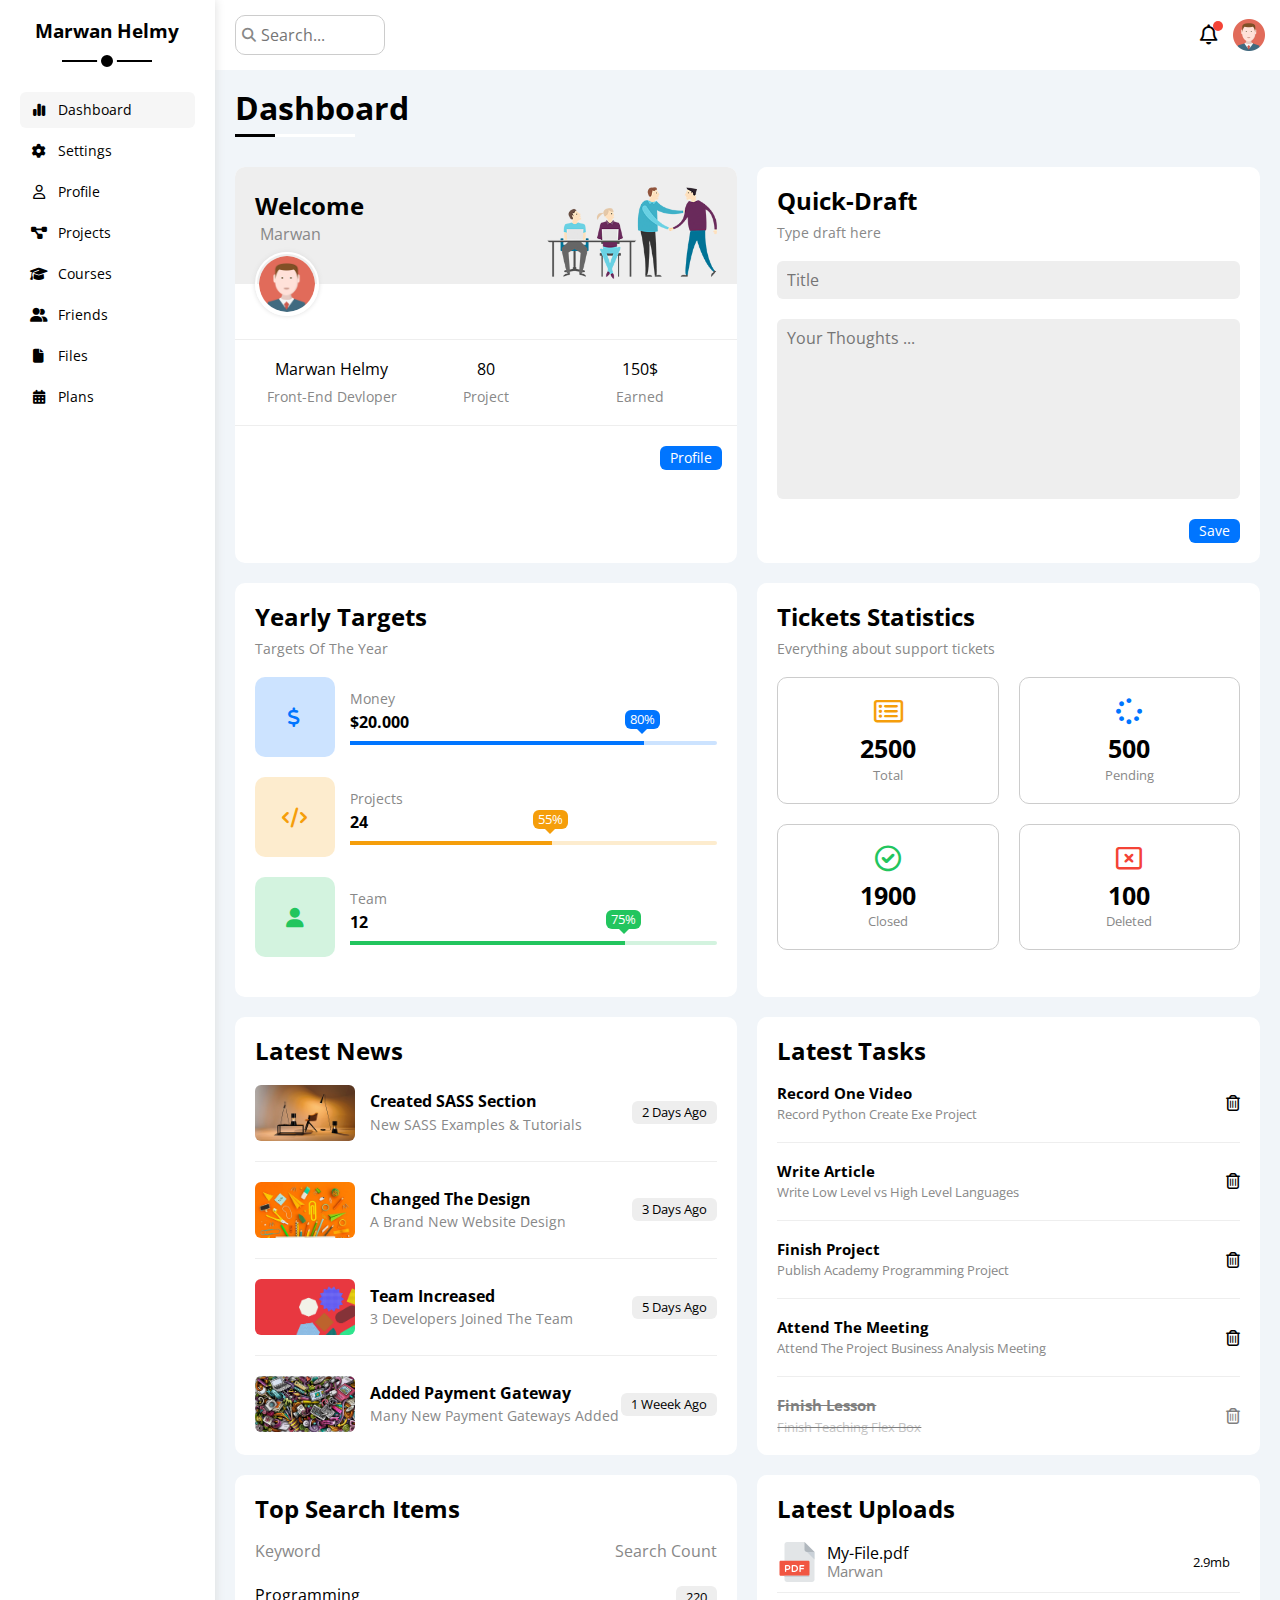
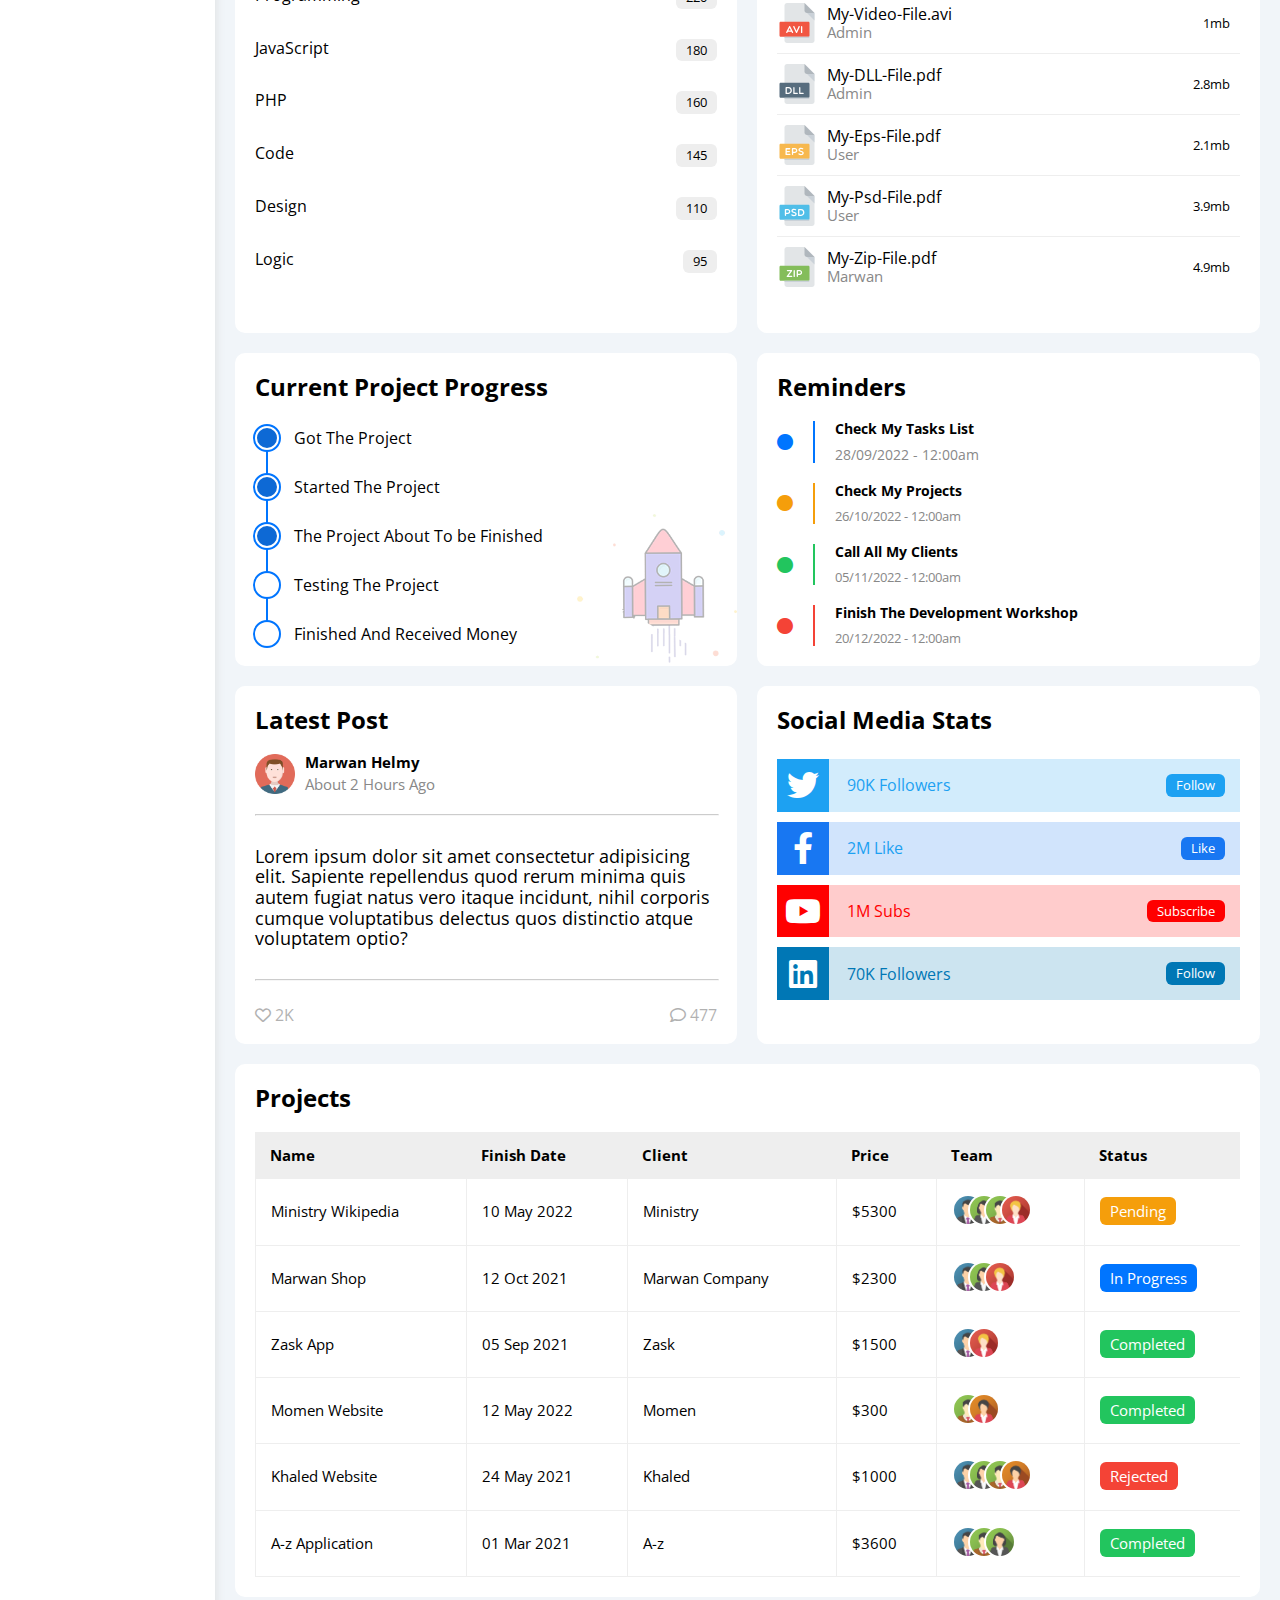
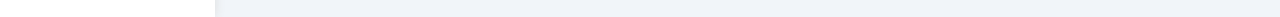
<file: index.html>
<!DOCTYPE html>
<html lang="en">

<head>
    <meta charset="UTF-8">
    <meta http-equiv="X-UA-Compatible" content="IE=edge">
    <meta name="viewport" content="width=device-width, initial-scale=1.0">
    <link rel="stylesheet" href="./Css/master.css">
    <link rel="stylesheet" href="./Css/framework.css">
    <link rel="stylesheet" href="./Css/normalize.css">
    <link rel="stylesheet" href="./fontawesome-free-6.3.0-web/fontawesome-free-6.3.0-web/css/all.min.css">
    <link rel="preconnect" href="https://fonts.googleapis.com">
    <link rel="preconnect" href="https://fonts.gstatic.com" crossorigin>
    <link
        href="https://fonts.googleapis.com/css2?family=Open+Sans:ital,wght@0,300;0,400;0,500;0,600;0,700;0,800;1,300;1,400;1,500;1,600;1,700;1,800&display=swap"
        rel="stylesheet">
    <title>Dashboard</title>
</head>

<body>
    <!-- Start Sidebar -->
    <div class="page d-flex">
        <div class="sidebar bg-white p-20 p-relative">
            <h3 class="txt-c p-relative mt-0">Marwan Helmy</h3>
            <ul>
                <li>
                    <a class="active d-flex p-10 align-center c-black rad-6 fs-14" href="index.html">
                        <i class="fa-solid fa-chart-simple fa-fw"></i>
                        <span>Dashboard</span>
                    </a>
                </li>
                <li>
                    <a class="d-flex p-10 align-center c-black rad-6 fs-14" href="settings.html">
                        <i class="fa-solid fa-gear fa-fw"></i>
                        <span>Settings</span>
                    </a>
                </li>
                <li>
                    <a class="d-flex p-10 align-center c-black rad-6 fs-14" href="profile.html">
                        <i class="fa-regular fa-user fa-fw"></i>
                        <span>Profile</span>
                    </a>
                </li>
                <li>
                    <a class="d-flex p-10 align-center c-black rad-6 fs-14" href="projects.html">
                        <i class="fa-solid fa-diagram-project fa-fw"></i>
                        <span>Projects</span>
                    </a>
                </li>
                <li>
                    <a class=" d-flex p-10 align-center c-black rad-6 fs-14" href="courses.html">
                        <i class="fa-solid fa-graduation-cap fa-fw"></i>
                        <span>Courses</span>
                    </a>
                </li>
                <li>
                    <a class=" d-flex p-10 align-center c-black rad-6 fs-14" href="friends.html">
                        <i class="fa-solid fa-user-group fa-fw"></i>
                        <span>Friends</span>
                    </a>
                </li>
                <li>
                    <a class=" d-flex p-10 align-center c-black rad-6 fs-14" href="files.html">
                        <i class="fa-solid fa-file fa-fw"></i>
                        <span>Files</span>
                    </a>
                </li>
                <li>
                    <a class=" d-flex p-10 align-center c-black rad-6 fs-14" href="plans.html">
                        <i class="fa-solid fa-calendar-days fa-fw"></i>
                        <span>Plans</span>
                    </a>
                </li>
            </ul>
        </div>
        <!-- End Sidebar -->
        <!-- Start Head -->
        <div class="content w-full">
            <div class="head bg-white p-15 between-flex">
                <div class="search p-relative"><input class="p-10 rad-10 border-1px ml-5" type="search"
                        placeholder="Search..."></div>
                <div class="icons d-flex align-center">
                    <span class="notification p-relative">
                        <i class="fa-regular fa-bell fa-lg"></i>
                    </span>
                    <img src="./Images/avatar.png" alt="">
                </div>
            </div>
            <!-- End Head -->
            <h1 class="p-relative">Dashboard</h1>
            <div class="wrapper d-grid gap-20">
                <div class="welcome bg-white rad-10 txt-c-mobile d-block-mobile">
                    <div class="intro p-20 between-flex bg">
                        <div>
                            <h2 class="m-0">Welcome</h2>
                            <p class="c-grey mt-5 ml-5">Marwan</p>
                        </div>
                        <img src="./Images/welcome.png" alt="">
                    </div>
                    <img src="./Images/avatar.png" alt="avatar" class="avatar2">
                    <div class="body txt-c d-flex p-20 mt-20 mb-20 d-block-mobile">
                        <div>Marwan Helmy<span class="d-block c-grey fs-14 mt-10 ">Front-End Devloper </span>
                        </div>
                        <div>80 <span class="d-block c-grey fs-14 mt-10 ">Project </span>
                        </div>
                        <div>150$ <span class="d-block c-grey fs-14 mt-10 ">Earned </span></div>
                    </div>
                    <a href="porfile.html" class="visit d-block fs-14 rad-6 bg-blue c-white w-fit btn-shape">Profile</a>
                </div>
                <div class="quick-draft p-20 bg-white rad-10">
                    <h2 class=" mt-0 mb-10">Quick-Draft</h2>
                    <p class="mt-0 mb-20 c-grey fs-14">Type draft here</p>
                    <form action="">
                        <input type=" text" placeholder="Title" class="d-block mb-20 w-full p-10 border-none bg rad-6">
                        <textarea name="" id="" cols="20" rows="5" placeholder="Your Thoughts ..."
                            class="d-block mb-20 w-full p-10 border-none bg rad-6"></textarea>
                        <input type="submit" value="Save"
                            class="save d-block fs-14 bg-blue c-white border-none w-fit btn-shape">
                    </form>
                </div>
                <div class="targets p-20 bg-white rad-10">
                    <h2 class="mt-0 mb-10">Yearly Targets</h2>
                    <p class="mt-0 mb-20 c-grey fs-14">Targets Of The Year</p>
                    <div class="target-row mb-20 blue flex-center">
                        <div class="icon flex-center">
                            <i class="fa-solid fa-dollar-sign fa-lg c-blue"></i>
                        </div>
                        <div class="details">
                            <span class="fs-14 c-grey">Money</span>
                            <span class="d-block mt-5 mb-10 fw-bold">$20.000</span>
                            <div class="progress p-relative">
                                <span class="bg-blue blue" style="width: 80%">
                                    <span class="bg-blue">80%</span>
                                </span>
                            </div>
                        </div>
                    </div>
                    <div class="target-row mb-20 flex-center orange">
                        <div class="icon flex-center">
                            <i class="fa-solid fa-code fa-lg c-orange"></i>
                        </div>
                        <div class="details">
                            <span class="fs-14 c-grey">Projects</span>
                            <span class="d-block mt-5 mb-10 fw-bold">24</span>
                            <div class="progress p-relative">
                                <span class="bg-orange orange" style="width: 55%">
                                    <span class="bg-orange">55%</span>
                                </span>
                            </div>
                        </div>
                    </div>
                    <div class="target-row mb-20 flex-center green">
                        <div class="icon flex-center">
                            <i class="fa-solid fa-user fa-lg c-green"></i>
                        </div>
                        <div class="details">
                            <span class="fs-14 c-grey">Team</span>
                            <span class="d-block mt-5 mb-10 fw-bold">12</span>
                            <div class="progress p-relative">
                                <span class="bg-green green" style="width: 75%">
                                    <span class="bg-green">75%</span>
                                </span>
                            </div>
                        </div>
                    </div>
                </div>
                <div class="tickets p-20 bg-white rad-10">
                    <h2 class="mt-0 mb-10">Tickets Statistics</h2>
                    <p class="mt-0 mb-20 c-grey fs-14">Everything about support tickets</p>
                    <div class="d-flex txt-c gap-20 f-wrap">
                        <div class="box p-20 rad-10 fs-13 c-grey">
                            <i class="fa-regular fa-rectangle-list fa-2x mb-10 c-orange"></i>
                            <span class="d-block c-black fw-bold fs-25 mb-5">2500</span>
                            Total
                        </div>
                        <div class="box p-20 rad-10 fs-13 c-grey">
                            <i class="fa-solid fa-spinner fa-2x mb-10 c-blue"></i>
                            <span class="d-block c-black fw-bold fs-25 mb-5">500</span>
                            Pending
                        </div>
                        <div class="box p-20 rad-10 fs-13 c-grey">
                            <i class="fa-regular fa-circle-check fa-2x mb-10 c-green"></i>
                            <span class="d-block c-black fw-bold fs-25 mb-5">1900</span>
                            Closed
                        </div>
                        <div class="box p-20 rad-10 fs-13 c-grey">
                            <i class="fa-regular fa-rectangle-xmark fa-2x mb-10 c-red"></i>
                            <span class="d-block c-black fw-bold fs-25 mb-5">100</span>
                            Deleted
                        </div>
                    </div>
                </div>
                <div class="latest-news p-20 bg-white rad-10 txt-c-mobile">
                    <h2 class="mt-0 mb-20">Latest News</h2>
                    <div class="news-row d-flex align-center">
                        <img src="./Images/news-01.png" alt="">
                        <div class="info">
                            <h3>Created SASS Section</h3>
                            <p class="m-0 fs-14 c-grey">New SASS Examples & Tutorials</p>
                        </div>
                        <span class="btn-shape d-block bg fs-13 label">2 Days Ago</span>
                    </div>
                    <div class="news-row d-flex align-center">
                        <img src="./Images/news-02.png" alt="">
                        <div class="info">
                            <h3>Changed The Design</h3>
                            <p class="m-0 fs-14 c-grey">A Brand New Website Design</p>
                        </div>
                        <span class="btn-shape d-block bg fs-13 label">3 Days Ago</span>
                    </div>
                    <div class="news-row d-flex align-center">
                        <img src="./Images/news-03.png" alt="">
                        <div class="info">
                            <h3>Team Increased</h3>
                            <p class="m-0 fs-14 c-grey">3 Developers Joined The Team </p>
                        </div>
                        <span class="btn-shape d-block bg fs-13 label">5 Days Ago</span>
                    </div>
                    <div class="news-row d-flex align-center">
                        <img src="./Images/news-04.png" alt="">
                        <div class="info">
                            <h3>Added Payment Gateway </h3>
                            <p class="m-0 fs-14 c-grey">Many New Payment Gateways Added </p>
                        </div>
                        <span class="btn-shape d-block bg fs-13 label">1 Weeek Ago</span>
                    </div>
                </div>
                <div class="latest-tasks p-20 bg-white rad-10">
                    <h2 class="mt-0 mb-20">Latest Tasks</h2>
                    <div class="task-row between-flex">
                        <div class="info">
                            <h3 class="mt-0 mb-5 fs-15">Record One Video</h3>
                            <p class="m-0 c-grey fs-13">Record Python Create Exe Project</p>
                        </div>
                        <i class="fa-regular fa-trash-can delete"></i>
                    </div>
                    <div class="task-row between-flex">
                        <div class="info">
                            <h3 class="mt-0 mb-5 fs-15">Write Article</h3>
                            <p class="m-0 c-grey fs-13">Write Low Level vs High Level Languages</p>
                        </div>
                        <i class="fa-regular fa-trash-can delete"></i>
                    </div>
                    <div class="task-row between-flex">
                        <div class="info">
                            <h3 class="mt-0 mb-5 fs-15">Finish Project</h3>
                            <p class="m-0 c-grey fs-13">Publish Academy Programming Project</p>
                        </div>
                        <i class="fa-regular fa-trash-can delete"></i>
                    </div>
                    <div class="task-row between-flex">
                        <div class="info">
                            <h3 class="mt-0 mb-5 fs-15">Attend The Meeting</h3>
                            <p class="m-0 c-grey fs-13">Attend The Project Business Analysis Meeting</p>
                        </div>
                        <i class="fa-regular fa-trash-can delete"></i>
                    </div>
                    <div class="task-row between-flex done">
                        <div class="info">
                            <h3 class="mt-0 mb-5 fs-15">Finish Lesson</h3>
                            <p class="m-0 c-grey fs-13">Finish Teaching Flex Box</p>
                        </div>
                        <i class="fa-regular fa-trash-can delete"></i>
                    </div>
                </div>
                <div class="search-items p-20 bg-white rad-10">
                    <h2 class="mt-0 mb-20">Top Search Items</h2>
                    <div class="items-head d-flex space-between c-grey mb-10">
                        <div>Keyword</div>
                        <div>Search Count</div>
                    </div>
                    <div class="items d-flex space-between pt-15 pb-15">
                        <span>Programming</span>
                        <span class="bg fs-13 btn-shape">220</span>
                    </div>
                    <div class="items d-flex space-between pt-15 pb-15">
                        <span>JavaScript</span>
                        <span class="bg btn-shape fs-13">180</span>
                    </div>
                    <div class="items d-flex space-between pt-15 pb-15">
                        <span>PHP</span>
                        <span class="bg btn-shape fs-13">160</span>
                    </div>
                    <div class="items d-flex space-between pt-15 pb-15">
                        <span>Code</span>
                        <span class="bg btn-shape fs-13">145</span>
                    </div>
                    <div class="items d-flex space-between pt-15 pb-15">
                        <span>Design</span>
                        <span class="bg btn-shape fs-13">110</span>
                    </div>
                    <div class="items d-flex space-between pt-15 pb-15">
                        <span>Logic</span>
                        <span class="bg btn-shape fs-13">95</span>
                    </div>
                </div>
                <div class="latest-uploads p-20 bg-white rad-10">
                    <h2 class="mt-0 mb-20">Latest Uploads</h2>
                    <ul class="mr-0 p-0">
                        <li class="between-flex pb-10 mb-10 ml-0">
                            <div class="d-flex align-center">
                                <img decoding="async" class="mr-10" src="./Images/pdf.svg" alt="" />
                                <div>
                                    <span class="d-block">My-File.pdf</span>
                                    <span class="fs-15 c-grey">Marwan</span>
                                </div>
                            </div>
                            <div class="bg-eee btn-shape fs-13">2.9mb</div>
                        </li>
                        <li class="between-flex pb-10 mb-10 ml-0">
                            <div class="d-flex align-center">
                                <img decoding="async" class="mr-10" src="./Images/avi.svg" alt="" />
                                <div>
                                    <span class="d-block">My-Video-File.avi</span>
                                    <span class="fs-15 c-grey">Admin</span>
                                </div>
                            </div>
                            <div class="bg-eee btn-shape fs-13">1mb</div>
                        </li>
                        <li class="between-flex pb-10 mb-10 ml-0">
                            <div class="d-flex align-center">
                                <img decoding="async" class="mr-10" src="./Images/dll.svg" alt="" />
                                <div>
                                    <span class="d-block">My-DLL-File.pdf</span>
                                    <span class="fs-15 c-grey">Admin</span>
                                </div>
                            </div>
                            <div class="bg-eee btn-shape fs-13">2.8mb</div>
                        </li>
                        <li class="between-flex pb-10 mb-10 ml-0">
                            <div class="d-flex align-center">
                                <img decoding="async" class="mr-10" src="./Images/eps.svg" alt="" />
                                <div>
                                    <span class="d-block">My-Eps-File.pdf</span>
                                    <span class="fs-15 c-grey">User</span>
                                </div>
                            </div>
                            <div class="bg-eee btn-shape fs-13">2.1mb</div>
                        </li>
                        <li class="between-flex pb-10 mb-10 ml-0">
                            <div class="d-flex align-center">
                                <img decoding="async" class="mr-10" src="./Images/psd.svg" alt="" />
                                <div>
                                    <span class="d-block">My-Psd-File.pdf</span>
                                    <span class="fs-15 c-grey">User</span>
                                </div>
                            </div>
                            <div class="bg-eee btn-shape fs-13">3.9mb</div>
                        </li>
                        <li class="between-flex pb-10 mb-10 ml-0">
                            <div class="d-flex align-center">
                                <img decoding="async" class="mr-10" src="./Images/zip.svg" alt="" />
                                <div>
                                    <span class="d-block">My-Zip-File.pdf</span>
                                    <span class="fs-15 c-grey">Marwan</span>
                                </div>
                            </div>
                            <div class="bg-eee btn-shape fs-13">4.9mb</div>
                        </li>
                    </ul>
                </div>
                <div class="last-project bg-white p-20 rad-10 p-relative">
                    <h2 class="mt-0 mb-20">Current Project Progress</h2>
                    <ul class="m-0 p-relative">
                        <li class="mt-25 d-flex align-center done">Got The Project</li>
                        <li class="mt-25 d-flex align-center done">Started The Project</li>
                        <li class="mt-25 d-flex align-center done">The Project About To be Finished</li>
                        <li class="mt-25 d-flex align-center current">Testing The Project</li>
                        <li class="mt-25 d-flex align-center ">Finished And Received Money</li>
                    </ul>
                    <img class="launch-icon" src="Images/project.png" alt="">
                </div>
                <div class="reminders bg-white rad-10 p-20">
                    <h2 class="mt-0 mb-20">Reminders</h2>
                    <div class="reminders-items d-flex align-center">
                        <i class="fa-solid fa-circle c-blue "></i>
                        <div class="ml-20 i-1">
                            <div class="ml-20 fw-bold fs-14"> Check My Tasks List</div>
                            <span class="d-block c-grey fs-14 ml-20 mt-10">28/09/2022 - 12:00am</span>
                        </div>
                    </div>
                    <div class="reminders-items d-flex align-center mt-20">
                        <i class="fa-solid fa-circle c-orange "></i>
                        <div class="ml-20 i-2">
                            <div class="ml-20 fw-bold fs-14">Check My Projects</div>
                            <span class="d-block c-grey fs-13 ml-20 mt-10">26/10/2022 - 12:00am</span>
                        </div>
                    </div>
                    <div class="reminders-items d-flex align-center mt-20">
                        <i class="fa-solid fa-circle c-green "></i>
                        <div class="ml-20 i-3">
                            <div class="ml-20 fw-bold fs-14">Call All My Clients</div>
                            <span class="d-block c-grey fs-13 ml-20 mt-10">05/11/2022 - 12:00am</span>
                        </div>
                    </div>
                    <div class="reminders-items d-flex align-center mt-20">
                        <i class="fa-solid fa-circle c-red "></i>
                        <div class="ml-20 i-4">
                            <div class="ml-20 fw-bold fs-14">Finish The Development Workshop</div>
                            <span class="d-block c-grey fs-13 ml-20 mt-10">20/12/2022 - 12:00am</span>
                        </div>
                    </div>
                </div>
                <div class="latest-post bg-white rad-10 p-20">
                    <div class="latest-post-items">
                        <h2 class="mt-0 mb-20"> Latest Post</h2>
                        <div class="item-1 d-flex align-center">
                            <img src="./Images/avatar.png" alt="">
                            <div class="ml-10">
                                <div class="fs-15 fw-bold mt-0">Marwan Helmy</div>
                                <span class="d-block c-grey fs-15 mt-5">About 2 Hours Ago</span>
                            </div>
                        </div>
                        <hr class="mt-20">
                        <p class="fs-14"> Lorem ipsum dolor sit amet consectetur adipisicing elit. Sapiente repellendus
                            quod rerum
                            minima quis autem fugiat natus vero itaque incidunt, nihil corporis cumque voluptatibus
                            delectus quos distinctio atque voluptatem optio?</p>
                        <hr class="mt-20">
                        <div class="between-flex mt-25">
                            <div class="op-half">
                                <i class="fa-sharp fa-regular fa-heart"></i>
                                <span>2K</span>
                            </div>
                            <div class="op-half"><i class="fa-regular fa-comment"></i>
                                <span>477</span>
                            </div>
                        </div>
                    </div>
                </div>
                <div class="social-media p-20 bg-white rad-10 p-relative">
                    <h2 class="mt-0 mb-25">Social Media Stats</h2>
                    <div class="box twitter p-15 p-relative mb-10 between-flex">
                        <i class="fa-brands fa-twitter fa-2x c-white h-full "></i>
                        <span>90K Followers</span>
                        <a class="fs-13 c-white btn-shape" href="#">Follow</a>
                    </div>
                    <div class="box facebook p-15 p-relative mb-10 between-flex">
                        <i class="fa-brands fa-facebook-f fa-2x c-white h-full "></i>
                        <span>2M Like</span>
                        <a class="fs-13 c-white btn-shape" href="#">Like</a>
                    </div>
                    <div class="box youtube p-15 p-relative mb-10 between-flex">
                        <i class="fa-brands fa-youtube fa-2x c-white h-full "></i>
                        <span>1M Subs</span>
                        <a class="fs-13 c-white btn-shape" href="#">Subscribe</a>
                    </div>
                    <div class="box linkedin p-15 p-relative mb-10 between-flex">
                        <i class="fa-brands fa-linkedin fa-2x c-white h-full "></i>
                        <span>70K Followers</span>
                        <a class="fs-13 c-white btn-shape" href="#">Follow</a>
                    </div>
                </div>

            </div>
            <div class="projects p-20 bg-white rad-10 m-20">
                <h2 class="mt-0 mb-20">Projects</h2>
                <div class="responsive-table">
                    <table class="fs-15 w-full">
                        <thead>
                            <tr>
                                <td>Name</td>
                                <td>Finish Date</td>
                                <td>Client</td>
                                <td>Price</td>
                                <td>Team</td>
                                <td>Status</td>
                            </tr>
                        </thead>
                        <tbody>
                            <tr>
                                <td>Ministry Wikipedia</td>
                                <td>10 May 2022</td>
                                <td>Ministry</td>
                                <td>$5300</td>
                                <td>
                                    <img src="./Images/team-01.png" alt="">
                                    <img src="./Images/team-02.png" alt="">
                                    <img src="./Images/team-03.png" alt="">
                                    <img src="./Images/team-05.png" alt="">
                                </td>
                                <td>
                                    <span class="label bg-orange c-white btn-shape">Pending</span>
                                </td>
                            </tr>
                            <tr>
                                <td>Marwan Shop</td>
                                <td>12 Oct 2021 </td>
                                <td>Marwan Company</td>
                                <td>$2300</td>
                                <td>
                                    <img src="./Images/team-01.png" alt="">
                                    <img src="./Images/team-02.png" alt="">
                                    <img src="./Images/team-05.png" alt="">
                                </td>
                                <td>
                                    <span class="label bg-blue c-white btn-shape">In Progress</span>
                                </td>
                            </tr>
                            <tr>
                                <td>Zask App</td>
                                <td>05 Sep 2021</td>
                                <td>Zask</td>
                                <td>$1500</td>
                                <td>
                                    <img src="./Images/team-01.png" alt="">
                                    <img src="./Images/team-05.png" alt="">
                                </td>
                                <td>
                                    <span class="label bg-green c-white btn-shape">Completed</span>
                                </td>
                            </tr>
                            <tr>
                                <td>Momen Website</td>
                                <td>12 May 2022</td>
                                <td>Momen</td>
                                <td>$300</td>
                                <td>
                                    <img src="./Images/team-03.png" alt="">
                                    <img src="./Images/team-04.png" alt="">
                                </td>
                                <td>
                                    <span class="label bg-green c-white btn-shape">Completed</span>
                                </td>
                            </tr>
                            <tr>
                                <td>Khaled Website</td>
                                <td>24 May 2021</td>
                                <td>Khaled</td>
                                <td>$1000</td>
                                <td>
                                    <img src="./Images/team-01.png" alt="">
                                    <img src="./Images/team-02.png" alt="">
                                    <img src="./Images/team-03.png" alt="">
                                    <img src="./Images/team-04.png" alt="">
                                </td>
                                <td>
                                    <span class="label bg-red c-white btn-shape">Rejected</span>
                                </td>
                            </tr>
                            <tr>
                                <td>A-z Application</td>
                                <td>01 Mar 2021 </td>
                                <td>A-z</td>
                                <td>$3600</td>
                                <td>
                                    <img src="./Images/team-01.png" alt="">
                                    <img src="./Images/team-03.png" alt="">
                                    <img src="./Images/team-02.png" alt="">
                                </td>
                                <td>
                                    <span class="label bg-green c-white btn-shape">Completed</span>
                                </td>
                            </tr>
                        </tbody>
                    </table>
                </div>
            </div>
        </div>
    </div>
    </div>
</body>

</html>
</file>
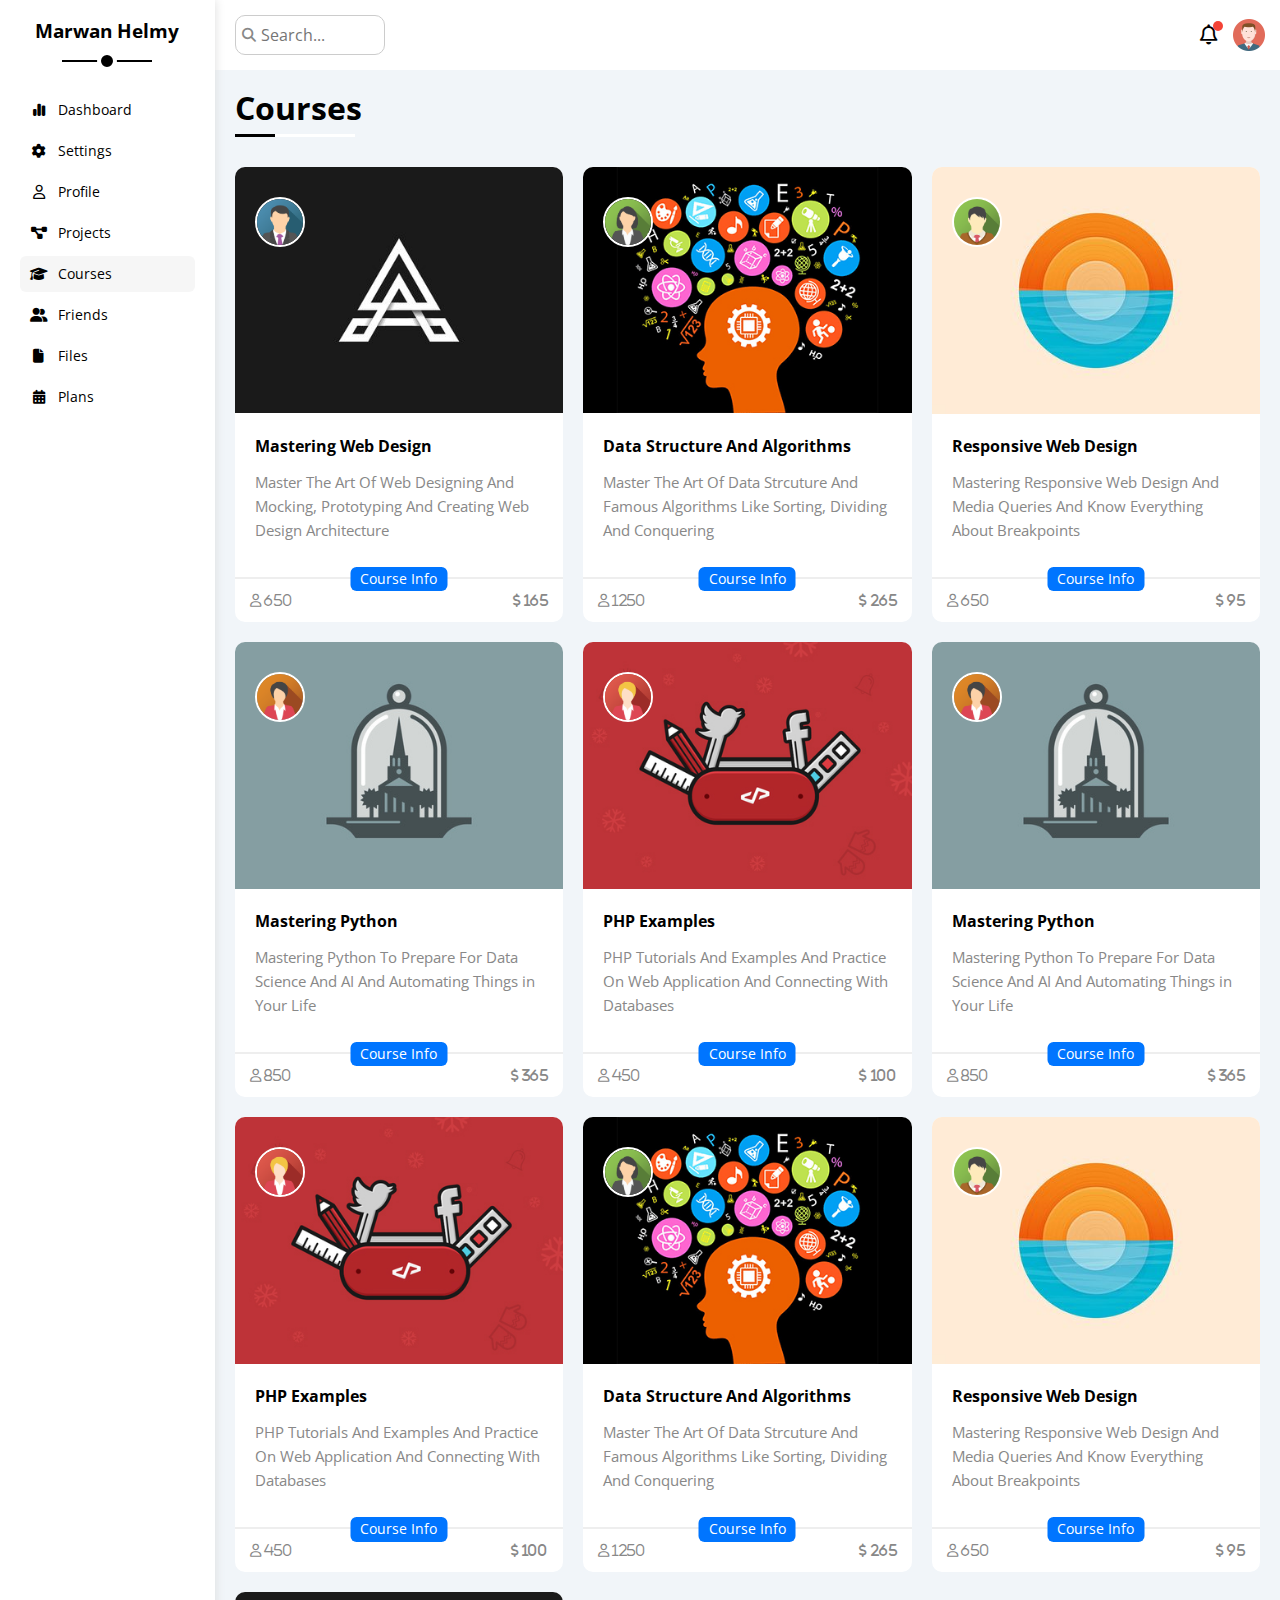
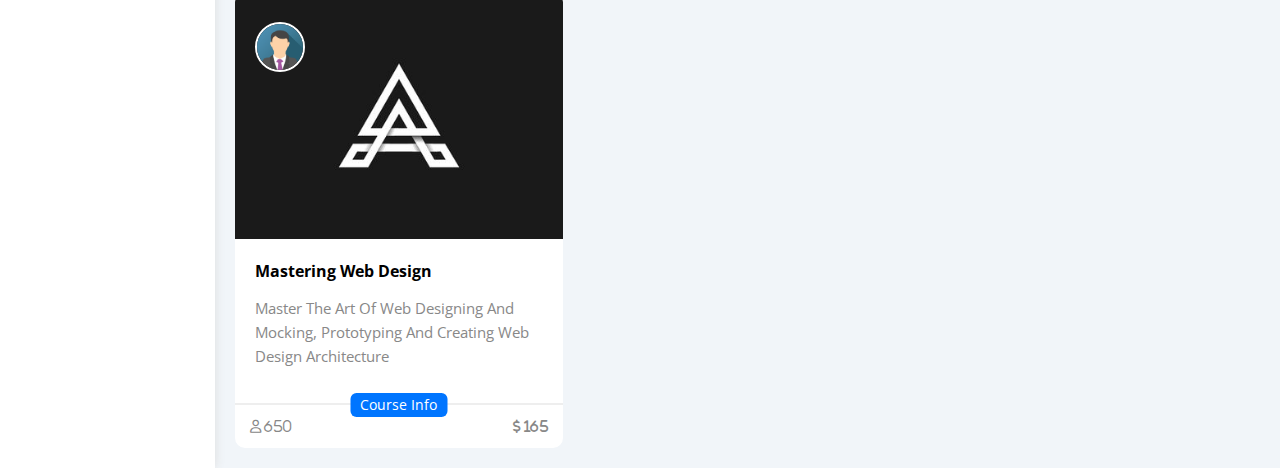
<file: courses.html>
<!DOCTYPE html>
<html lang="en">

<head>
    <meta charset="UTF-8">
    <meta http-equiv="X-UA-Compatible" content="IE=edge">
    <meta name="viewport" content="width=device-width, initial-scale=1.0">
    <link rel="stylesheet" href="./Css/master.css">
    <link rel="stylesheet" href="./Css/framework.css">
    <link rel="stylesheet" href="./Css/normalize.css">
    <link rel="stylesheet" href="./fontawesome-free-6.3.0-web/fontawesome-free-6.3.0-web/css/all.min.css">
    <link rel="preconnect" href="https://fonts.googleapis.com">
    <link rel="preconnect" href="https://fonts.gstatic.com" crossorigin>
    <link
        href="https://fonts.googleapis.com/css2?family=Open+Sans:ital,wght@0,300;0,400;0,500;0,600;0,700;0,800;1,300;1,400;1,500;1,600;1,700;1,800&display=swap"
        rel="stylesheet">
    <title>Courses</title>
</head>

<body>
    <!-- Start Sidebar -->
    <div class="page d-flex">
        <div class="sidebar bg-white p-20 p-relative">
            <h3 class="txt-c p-relative mt-0">Marwan Helmy</h3>
            <ul>
                <li>
                    <a class=" d-flex p-10 align-center c-black rad-6 fs-14" href="index.html">
                        <i class="fa-solid fa-chart-simple fa-fw"></i>
                        <span>Dashboard</span>
                    </a>
                </li>
                <li>
                    <a class=" d-flex p-10 align-center c-black rad-6 fs-14" href="settings.html">
                        <i class="fa-solid fa-gear fa-fw"></i>
                        <span>Settings</span>
                    </a>
                </li>
                <li>
                    <a class="d-flex p-10 align-center c-black rad-6 fs-14" href="profile.html">
                        <i class="fa-regular fa-user fa-fw"></i>
                        <span>Profile</span>
                    </a>
                </li>
                <li>
                    <a class="d-flex p-10 align-center c-black rad-6 fs-14" href="projects.html">
                        <i class="fa-solid fa-diagram-project fa-fw"></i>
                        <span>Projects</span>
                    </a>
                </li>
                <li>
                    <a class="active d-flex p-10 align-center c-black rad-6 fs-14" href="courses.html">
                        <i class="fa-solid fa-graduation-cap fa-fw"></i>
                        <span>Courses</span>
                    </a>
                </li>
                <li>
                    <a class=" d-flex p-10 align-center c-black rad-6 fs-14" href="friends.html">
                        <i class="fa-solid fa-user-group fa-fw"></i>
                        <span>Friends</span>
                    </a>
                </li>
                <li>
                    <a class=" d-flex p-10 align-center c-black rad-6 fs-14" href="files.html">
                        <i class="fa-solid fa-file fa-fw"></i>
                        <span>Files</span>
                    </a>
                </li>
                <li>
                    <a class=" d-flex p-10 align-center c-black rad-6 fs-14" href="plans.html">
                        <i class="fa-solid fa-calendar-days fa-fw"></i>
                        <span>Plans</span>
                    </a>
                </li>
            </ul>
        </div>
        <!-- End Sidebar -->
        <!-- Start Head -->
        <div class="content w-full">
            <div class="head bg-white p-15 between-flex">
                <div class="search p-relative"><input class="p-10 rad-10 border-1px ml-5" type="search"
                        placeholder="Search..."></div>
                <div class="icons d-flex align-center">
                    <span class="notification p-relative">
                        <i class="fa-regular fa-bell fa-lg"></i>
                    </span>
                    <img src="./Images/avatar.png" alt="">
                </div>
            </div>
            <!-- End Head -->
            <h1 class="p-relative">Courses</h1>
            <div class="courses-page d-grid gap-20 m-20">
                <div class="course-card bg-white rad-10 p-relative ">
                    <img src="./Images/team-01.png" alt="" class="instructor">
                    <img src="./Images/course-01.jpg" alt="" class="cover">
                    <div class="course-text txt-c-mobile p-20">
                        <h4 class="mt-0 mb-10">Mastering Web Design</h4>
                        <p class="c-grey fs-15">Master The Art Of Web Designing And Mocking, Prototyping And Creating
                            Web Design Architecture</p>
                    </div>
                    <div class="course-info between-flex p-15 p-relative">
                        <i class="fa-regular fa-user c-grey fs-13"> 650</i>
                        <span class="btn-shape bg-blue c-white">Course Info</span>
                        <i class="fa-solid fa-dollar-sign c-grey fs-13"> 165</i>
                    </div>
                </div>
                <div class="course-card bg-white rad-10 p-relative ">
                    <img src="./Images/team-02.png" alt="" class="instructor">
                    <img src="./Images/course-02.jpg" alt="" class="cover">
                    <div class="course-text txt-c-mobile p-20">
                        <h4 class="mt-0 mb-10">Data Structure And Algorithms </h4>
                        <p class="c-grey fs-15">Master The Art Of Data Strcuture And Famous Algorithms Like
                            Sorting, Dividing And Conquering</p>
                    </div>
                    <div class="course-info between-flex p-15 p-relative">
                        <i class="fa-regular fa-user c-grey fs-13"> 1250</i>
                        <span class="btn-shape bg-blue c-white">Course Info</span>
                        <i class="fa-solid fa-dollar-sign c-grey fs-13"> 265</i>
                    </div>
                </div>
                <div class="course-card bg-white rad-10 p-relative ">
                    <img src="./Images/team-03.png" alt="" class="instructor">
                    <img src="./Images/course-03.jpg" alt="" class="cover">
                    <div class="course-text txt-c-mobile p-20">
                        <h4 class="mt-0 mb-10">Responsive Web Design</h4>
                        <p class="c-grey fs-15">Mastering Responsive Web Design And Media Queries And Know Everything
                            About Breakpoints</p>
                    </div>
                    <div class="course-info between-flex p-15 p-relative">
                        <i class="fa-regular fa-user c-grey fs-13"> 650</i>
                        <span class="btn-shape bg-blue c-white">Course Info</span>
                        <i class="fa-solid fa-dollar-sign c-grey fs-13"> 95</i>
                    </div>
                </div>
                <div class="course-card bg-white rad-10 p-relative ">
                    <img src="./Images/team-04.png" alt="" class="instructor">
                    <img src="./Images/course-04.jpg" alt="" class="cover">
                    <div class="course-text txt-c-mobile p-20">
                        <h4 class="mt-0 mb-10">Mastering Python</h4>
                        <p class="c-grey fs-15">Mastering Python To Prepare For Data Science And AI And Automating
                            Things in Your Life</p>
                    </div>
                    <div class="course-info between-flex p-15 p-relative">
                        <i class="fa-regular fa-user c-grey fs-13"> 850</i>
                        <span class="btn-shape bg-blue c-white">Course Info</span>
                        <i class="fa-solid fa-dollar-sign c-grey fs-13"> 365</i>
                    </div>
                </div>
                <div class="course-card bg-white rad-10 p-relative ">
                    <img src="./Images/team-05.png" alt="" class="instructor">
                    <img src="./Images/course-05.jpg" alt="" class="cover">
                    <div class="course-text txt-c-mobile p-20">
                        <h4 class="mt-0 mb-10">PHP Examples</h4>
                        <p class="c-grey fs-15">PHP Tutorials And Examples And Practice On Web Application And
                            Connecting With Databases</p>
                    </div>
                    <div class="course-info between-flex p-15 p-relative">
                        <i class="fa-regular fa-user c-grey fs-13"> 450</i>
                        <span class="btn-shape bg-blue c-white">Course Info</span>
                        <i class="fa-solid fa-dollar-sign c-grey fs-13"> 100</i>
                    </div>
                </div>
                <div class="course-card bg-white rad-10 p-relative ">
                    <img src="./Images/team-04.png" alt="" class="instructor">
                    <img src="./Images/course-04.jpg" alt="" class="cover">
                    <div class="course-text txt-c-mobile p-20">
                        <h4 class="mt-0 mb-10">Mastering Python</h4>
                        <p class="c-grey fs-15">Mastering Python To Prepare For Data Science And AI And Automating
                            Things in Your Life</p>
                    </div>
                    <div class="course-info between-flex p-15 p-relative">
                        <i class="fa-regular fa-user c-grey fs-13"> 850</i>
                        <span class="btn-shape bg-blue c-white">Course Info</span>
                        <i class="fa-solid fa-dollar-sign c-grey fs-13"> 365</i>
                    </div>
                </div>
                <div class="course-card bg-white rad-10 p-relative ">
                    <img src="./Images/team-05.png" alt="" class="instructor">
                    <img src="./Images/course-05.jpg" alt="" class="cover">
                    <div class="course-text txt-c-mobile p-20">
                        <h4 class="mt-0 mb-10">PHP Examples</h4>
                        <p class="c-grey fs-15">PHP Tutorials And Examples And Practice On Web Application And
                            Connecting With Databases</p>
                    </div>
                    <div class="course-info between-flex p-15 p-relative">
                        <i class="fa-regular fa-user c-grey fs-13"> 450</i>
                        <span class="btn-shape bg-blue c-white">Course Info</span>
                        <i class="fa-solid fa-dollar-sign c-grey fs-13"> 100</i>
                    </div>
                </div>
                <div class="course-card bg-white rad-10 p-relative ">
                    <img src="./Images/team-02.png" alt="" class="instructor">
                    <img src="./Images/course-02.jpg" alt="" class="cover">
                    <div class="course-text txt-c-mobile p-20">
                        <h4 class="mt-0 mb-10">Data Structure And Algorithms </h4>
                        <p class="c-grey fs-15">Master The Art Of Data Strcuture And Famous Algorithms Like
                            Sorting, Dividing And Conquering</p>
                    </div>
                    <div class="course-info between-flex p-15 p-relative">
                        <i class="fa-regular fa-user c-grey fs-13"> 1250</i>
                        <span class="btn-shape bg-blue c-white">Course Info</span>
                        <i class="fa-solid fa-dollar-sign c-grey fs-13"> 265</i>
                    </div>
                </div>
                <div class="course-card bg-white rad-10 p-relative ">
                    <img src="./Images/team-03.png" alt="" class="instructor">
                    <img src="./Images/course-03.jpg" alt="" class="cover">
                    <div class="course-text txt-c-mobile p-20">
                        <h4 class="mt-0 mb-10">Responsive Web Design</h4>
                        <p class="c-grey fs-15">Mastering Responsive Web Design And Media Queries And Know Everything
                            About Breakpoints</p>
                    </div>
                    <div class="course-info between-flex p-15 p-relative">
                        <i class="fa-regular fa-user c-grey fs-13"> 650</i>
                        <span class="btn-shape bg-blue c-white">Course Info</span>
                        <i class="fa-solid fa-dollar-sign c-grey fs-13"> 95</i>
                    </div>
                </div>
                <div class="course-card bg-white rad-10 p-relative ">
                    <img src="./Images/team-01.png" alt="" class="instructor">
                    <img src="./Images/course-01.jpg" alt="" class="cover">
                    <div class="course-text txt-c-mobile p-20">
                        <h4 class="mt-0 mb-10">Mastering Web Design</h4>
                        <p class="c-grey fs-15">Master The Art Of Web Designing And Mocking, Prototyping And Creating
                            Web Design Architecture</p>
                    </div>
                    <div class="course-info between-flex p-15 p-relative">
                        <i class="fa-regular fa-user c-grey fs-13"> 650</i>
                        <span class="btn-shape bg-blue c-white">Course Info</span>
                        <i class="fa-solid fa-dollar-sign c-grey fs-13"> 165</i>
                    </div>
                </div>
            </div>
        </div>
    </div>
    </div>
    </div>
</body>

</html>
</file>
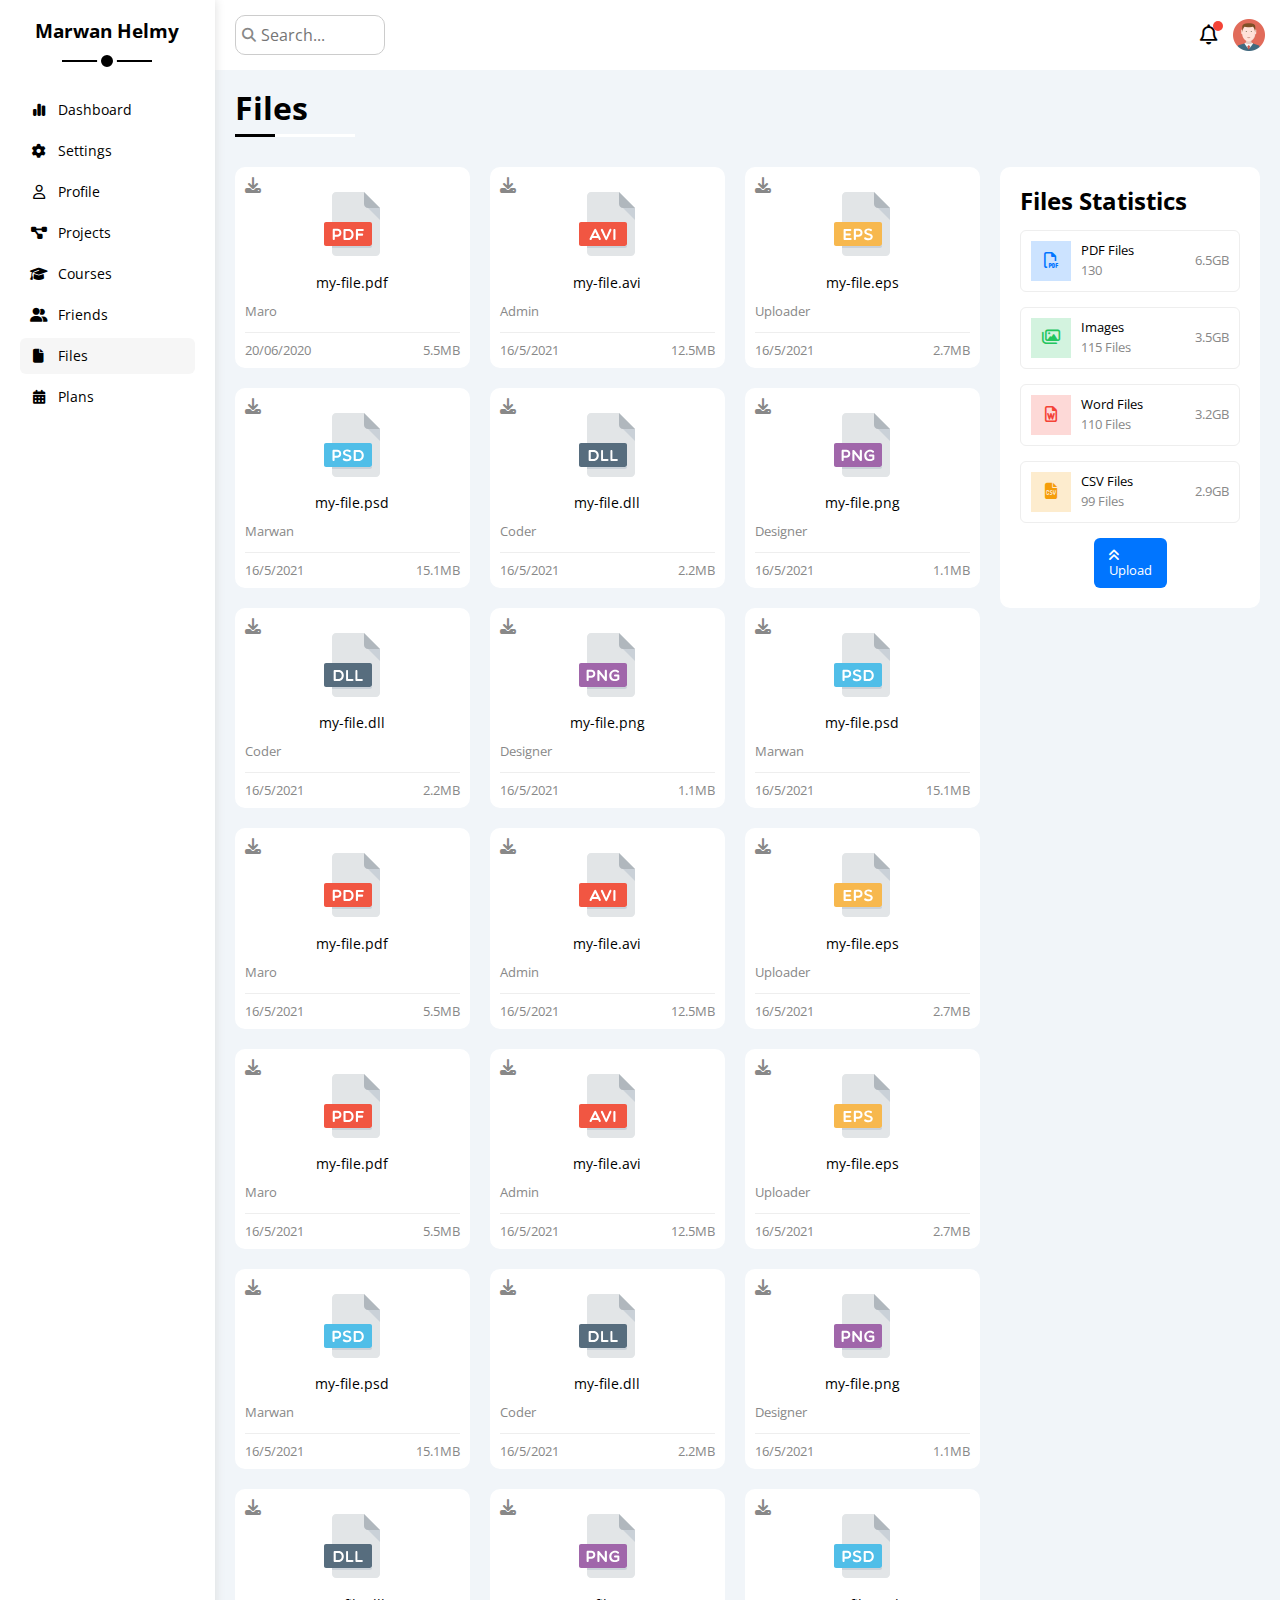
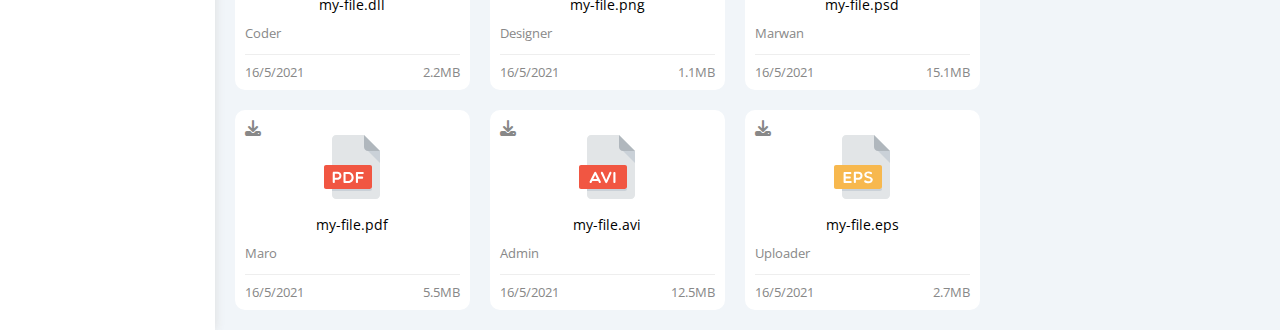
<file: files.html>
<!DOCTYPE html>
<html lang="en">

<head>
    <meta charset="UTF-8">
    <meta http-equiv="X-UA-Compatible" content="IE=edge">
    <meta name="viewport" content="width=device-width, initial-scale=1.0">
    <link rel="stylesheet" href="./Css/master.css">
    <link rel="stylesheet" href="./Css/framework.css">
    <link rel="stylesheet" href="./Css/normalize.css">
    <link rel="stylesheet" href="./fontawesome-free-6.3.0-web/fontawesome-free-6.3.0-web/css/all.min.css">
    <link rel="preconnect" href="https://fonts.googleapis.com">
    <link rel="preconnect" href="https://fonts.gstatic.com" crossorigin>
    <link
        href="https://fonts.googleapis.com/css2?family=Open+Sans:ital,wght@0,300;0,400;0,500;0,600;0,700;0,800;1,300;1,400;1,500;1,600;1,700;1,800&display=swap"
        rel="stylesheet">
    <title>Files</title>
</head>

<body>
    <!-- Start Sidebar -->
    <div class="page d-flex">
        <div class="sidebar bg-white p-20 p-relative">
            <h3 class="txt-c p-relative mt-0">Marwan Helmy</h3>
            <ul>
                <li>
                    <a class=" d-flex p-10 align-center c-black rad-6 fs-14" href="index.html">
                        <i class="fa-solid fa-chart-simple fa-fw"></i>
                        <span>Dashboard</span>
                    </a>
                </li>
                <li>
                    <a class=" d-flex p-10 align-center c-black rad-6 fs-14" href="settings.html">
                        <i class="fa-solid fa-gear fa-fw"></i>
                        <span>Settings</span>
                    </a>
                </li>
                <li>
                    <a class="d-flex p-10 align-center c-black rad-6 fs-14" href="profile.html">
                        <i class="fa-regular fa-user fa-fw"></i>
                        <span>Profile</span>
                    </a>
                </li>
                <li>
                    <a class="d-flex p-10 align-center c-black rad-6 fs-14" href="projects.html">
                        <i class="fa-solid fa-diagram-project fa-fw"></i>
                        <span>Projects</span>
                    </a>
                </li>
                <li>
                    <a class=" d-flex p-10 align-center c-black rad-6 fs-14" href="courses.html">
                        <i class="fa-solid fa-graduation-cap fa-fw"></i>
                        <span>Courses</span>
                    </a>
                </li>
                <li>
                    <a class=" d-flex p-10 align-center c-black rad-6 fs-14" href="friends.html">
                        <i class="fa-solid fa-user-group fa-fw"></i>
                        <span>Friends</span>
                    </a>
                </li>
                <li>
                    <a class="active d-flex p-10 align-center c-black rad-6 fs-14" href="files.html">
                        <i class="fa-solid fa-file fa-fw"></i>
                        <span>Files</span>
                    </a>
                </li>
                <li>
                    <a class=" d-flex p-10 align-center c-black rad-6 fs-14" href="plans.html">
                        <i class="fa-solid fa-calendar-days fa-fw"></i>
                        <span>Plans</span>
                    </a>
                </li>
            </ul>
        </div>
        <!-- End Sidebar -->
        <!-- Start Head -->
        <div class="content w-full">
            <div class="head bg-white p-15 between-flex">
                <div class="search p-relative"><input class="p-10 rad-10 border-1px ml-5" type="search"
                        placeholder="Search..."></div>
                <div class="icons d-flex align-center">
                    <span class="notification p-relative">
                        <i class="fa-regular fa-bell fa-lg"></i>
                    </span>
                    <img src="./Images/avatar.png" alt="">
                </div>
            </div>
            <!-- End Head -->
            <h1 class="p-relative">Files</h1>
            <div class="files-page d-flex m-20 gap-20">
                <div class="files-stats p-20 bg-white rad-10">
                    <h2 class="mt-0 mb-15 txt-c-mobile">Files Statistics</h2>
                    <div class="d-flex align-center border-eee p-10 rad-6 mb-15 fs-13">
                        <i class="fa-regular fa-file-pdf fa-lg blue flex-center c-blue icon"></i>
                        <div class="info">
                            <span>PDF Files</span>
                            <span class="c-grey d-block mt-5">130</span>
                        </div>
                        <div class="size c-grey">6.5GB</div>
                    </div>
                    <div class="d-flex align-center border-eee p-10 rad-6 mb-15 fs-13">
                        <i class="fa-regular fa-images fa-lg green flex-center c-green icon"></i>
                        <div class="info">
                            <span>Images</span>
                            <span class="c-grey d-block mt-5">115 Files</span>
                        </div>
                        <div class="size c-grey">3.5GB</div>
                    </div>
                    <div class="d-flex align-center border-eee p-10 rad-6 mb-15 fs-13">
                        <i class="fa-regular fa-file-word fa-lg red flex-center c-red icon"></i>
                        <div class="info">
                            <span>Word Files</span>
                            <span class="c-grey d-block mt-5">110 Files</span>
                        </div>
                        <div class="size c-grey">3.2GB</div>
                    </div>
                    <div class="d-flex align-center border-eee p-10 rad-6 fs-13">
                        <i class="fa-solid fa-file-csv fa-lg orange flex-center c-orange icon"></i>
                        <div class="info">
                            <span>CSV Files</span>
                            <span class="c-grey d-block mt-5">99 Files</span>
                        </div>
                        <div class="size c-grey">2.9GB</div>
                    </div>
                    <a class="upload bg-blue c-white fs-13 rad-6 d-block w-fit" href="#">
                        <i class="fa-solid fa-angles-up mr-10"></i>
                        Upload
                    </a>
                </div>
                <div class="files-content d-grid gap-20">
                    <div class="file bg-white p-10 rad-10">
                        <i class="fa-solid fa-download c-grey p-absolute"></i>
                        <div class="icon txt-c">
                            <img decoding="async" class="mt-15 mb-15" src="./Images/pdf.svg" alt="" />
                        </div>
                        <div class="txt-c mb-10 fs-14">my-file.pdf</div>
                        <p class="c-grey fs-13">Maro</p>
                        <div class="info between-flex mt-10 pt-10 fs-13 c-grey">
                            <span>20/06/2020</span>
                            <span>5.5MB</span>
                        </div>
                    </div>
                    <div class="file bg-white p-10 rad-10">
                        <i class="fa-solid fa-download c-grey p-absolute"></i>
                        <div class="icon txt-c">
                            <img decoding="async" class="mt-15 mb-15" src="./Images/avi.svg" alt="" />
                        </div>
                        <div class="txt-c mb-10 fs-14">my-file.avi</div>
                        <p class="c-grey fs-13">Admin</p>
                        <div class="info between-flex mt-10 pt-10 fs-13 c-grey">
                            <span>16/5/2021</span>
                            <span>12.5MB</span>
                        </div>
                    </div>
                    <div class="file bg-white p-10 rad-10">
                        <i class="fa-solid fa-download c-grey p-absolute"></i>
                        <div class="icon txt-c">
                            <img decoding="async" class="mt-15 mb-15" src="./Images//eps.svg" alt="" />
                        </div>
                        <div class="txt-c mb-10 fs-14">my-file.eps</div>
                        <p class="c-grey fs-13">Uploader</p>
                        <div class="info between-flex mt-10 pt-10 fs-13 c-grey">
                            <span>16/5/2021</span>
                            <span>2.7MB</span>
                        </div>
                    </div>
                    <div class="file bg-white p-10 rad-10">
                        <i class="fa-solid fa-download c-grey p-absolute"></i>
                        <div class="icon txt-c">
                            <img decoding="async" class="mt-15 mb-15" src="./Images//psd.svg" alt="" />
                        </div>
                        <div class="txt-c mb-10 fs-14">my-file.psd</div>
                        <p class="c-grey fs-13">Marwan</p>
                        <div class="info between-flex mt-10 pt-10 fs-13 c-grey">
                            <span>16/5/2021</span>
                            <span>15.1MB</span>
                        </div>
                    </div>
                    <div class="file bg-white p-10 rad-10">
                        <i class="fa-solid fa-download c-grey p-absolute"></i>
                        <div class="icon txt-c">
                            <img decoding="async" class="mt-15 mb-15" src="./Images//dll.svg" alt="" />
                        </div>
                        <div class="txt-c mb-10 fs-14">my-file.dll</div>
                        <p class="c-grey fs-13">Coder</p>
                        <div class="info between-flex mt-10 pt-10 fs-13 c-grey">
                            <span>16/5/2021</span>
                            <span>2.2MB</span>
                        </div>
                    </div>
                    <div class="file bg-white p-10 rad-10">
                        <i class="fa-solid fa-download c-grey p-absolute"></i>
                        <div class="icon txt-c">
                            <img decoding="async" class="mt-15 mb-15" src="./Images//png.svg" alt="" />
                        </div>
                        <div class="txt-c mb-10 fs-14">my-file.png</div>
                        <p class="c-grey fs-13">Designer</p>
                        <div class="info between-flex mt-10 pt-10 fs-13 c-grey">
                            <span>16/5/2021</span>
                            <span>1.1MB</span>
                        </div>
                    </div>
                    <div class="file bg-white p-10 rad-10">
                        <i class="fa-solid fa-download c-grey p-absolute"></i>
                        <div class="icon txt-c">
                            <img decoding="async" class="mt-15 mb-15" src="./Images//dll.svg" alt="" />
                        </div>
                        <div class="txt-c mb-10 fs-14">my-file.dll</div>
                        <p class="c-grey fs-13">Coder</p>
                        <div class="info between-flex mt-10 pt-10 fs-13 c-grey">
                            <span>16/5/2021</span>
                            <span>2.2MB</span>
                        </div>
                    </div>
                    <div class="file bg-white p-10 rad-10">
                        <i class="fa-solid fa-download c-grey p-absolute"></i>
                        <div class="icon txt-c">
                            <img decoding="async" class="mt-15 mb-15" src="./Images//png.svg" alt="" />
                        </div>
                        <div class="txt-c mb-10 fs-14">my-file.png</div>
                        <p class="c-grey fs-13">Designer</p>
                        <div class="info between-flex mt-10 pt-10 fs-13 c-grey">
                            <span>16/5/2021</span>
                            <span>1.1MB</span>
                        </div>
                    </div>
                    <div class="file bg-white p-10 rad-10">
                        <i class="fa-solid fa-download c-grey p-absolute"></i>
                        <div class="icon txt-c">
                            <img decoding="async" class="mt-15 mb-15" src="./Images//psd.svg" alt="" />
                        </div>
                        <div class="txt-c mb-10 fs-14">my-file.psd</div>
                        <p class="c-grey fs-13">Marwan</p>
                        <div class="info between-flex mt-10 pt-10 fs-13 c-grey">
                            <span>16/5/2021</span>
                            <span>15.1MB</span>
                        </div>
                    </div>
                    <div class="file bg-white p-10 rad-10">
                        <i class="fa-solid fa-download c-grey p-absolute"></i>
                        <div class="icon txt-c">
                            <img decoding="async" class="mt-15 mb-15" src="./Images//pdf.svg" alt="" />
                        </div>
                        <div class="txt-c mb-10 fs-14">my-file.pdf</div>
                        <p class="c-grey fs-13">Maro</p>
                        <div class="info between-flex mt-10 pt-10 fs-13 c-grey">
                            <span>16/5/2021</span>
                            <span>5.5MB</span>
                        </div>
                    </div>
                    <div class="file bg-white p-10 rad-10">
                        <i class="fa-solid fa-download c-grey p-absolute"></i>
                        <div class="icon txt-c">
                            <img decoding="async" class="mt-15 mb-15" src="./Images//avi.svg" alt="" />
                        </div>
                        <div class="txt-c mb-10 fs-14">my-file.avi</div>
                        <p class="c-grey fs-13">Admin</p>
                        <div class="info between-flex mt-10 pt-10 fs-13 c-grey">
                            <span>16/5/2021</span>
                            <span>12.5MB</span>
                        </div>
                    </div>
                    <div class="file bg-white p-10 rad-10">
                        <i class="fa-solid fa-download c-grey p-absolute"></i>
                        <div class="icon txt-c">
                            <img decoding="async" class="mt-15 mb-15" src="./Images//eps.svg" alt="" />
                        </div>
                        <div class="txt-c mb-10 fs-14">my-file.eps</div>
                        <p class="c-grey fs-13">Uploader</p>
                        <div class="info between-flex mt-10 pt-10 fs-13 c-grey">
                            <span>16/5/2021</span>
                            <span>2.7MB</span>
                        </div>
                    </div>
                    <div class="file bg-white p-10 rad-10">
                        <i class="fa-solid fa-download c-grey p-absolute"></i>
                        <div class="icon txt-c">
                            <img decoding="async" class="mt-15 mb-15" src="./Images//pdf.svg" alt="" />
                        </div>
                        <div class="txt-c mb-10 fs-14">my-file.pdf</div>
                        <p class="c-grey fs-13">Maro</p>
                        <div class="info between-flex mt-10 pt-10 fs-13 c-grey">
                            <span>16/5/2021</span>
                            <span>5.5MB</span>
                        </div>
                    </div>
                    <div class="file bg-white p-10 rad-10">
                        <i class="fa-solid fa-download c-grey p-absolute"></i>
                        <div class="icon txt-c">
                            <img decoding="async" class="mt-15 mb-15" src="./Images//avi.svg" alt="" />
                        </div>
                        <div class="txt-c mb-10 fs-14">my-file.avi</div>
                        <p class="c-grey fs-13">Admin</p>
                        <div class="info between-flex mt-10 pt-10 fs-13 c-grey">
                            <span>16/5/2021</span>
                            <span>12.5MB</span>
                        </div>
                    </div>
                    <div class="file bg-white p-10 rad-10">
                        <i class="fa-solid fa-download c-grey p-absolute"></i>
                        <div class="icon txt-c">
                            <img decoding="async" class="mt-15 mb-15" src="./Images//eps.svg" alt="" />
                        </div>
                        <div class="txt-c mb-10 fs-14">my-file.eps</div>
                        <p class="c-grey fs-13">Uploader</p>
                        <div class="info between-flex mt-10 pt-10 fs-13 c-grey">
                            <span>16/5/2021</span>
                            <span>2.7MB</span>
                        </div>
                    </div>
                    <div class="file bg-white p-10 rad-10">
                        <i class="fa-solid fa-download c-grey p-absolute"></i>
                        <div class="icon txt-c">
                            <img decoding="async" class="mt-15 mb-15" src="./Images//psd.svg" alt="" />
                        </div>
                        <div class="txt-c mb-10 fs-14">my-file.psd</div>
                        <p class="c-grey fs-13">Marwan</p>
                        <div class="info between-flex mt-10 pt-10 fs-13 c-grey">
                            <span>16/5/2021</span>
                            <span>15.1MB</span>
                        </div>
                    </div>
                    <div class="file bg-white p-10 rad-10">
                        <i class="fa-solid fa-download c-grey p-absolute"></i>
                        <div class="icon txt-c">
                            <img decoding="async" class="mt-15 mb-15" src="./Images//dll.svg" alt="" />
                        </div>
                        <div class="txt-c mb-10 fs-14">my-file.dll</div>
                        <p class="c-grey fs-13">Coder</p>
                        <div class="info between-flex mt-10 pt-10 fs-13 c-grey">
                            <span>16/5/2021</span>
                            <span>2.2MB</span>
                        </div>
                    </div>
                    <div class="file bg-white p-10 rad-10">
                        <i class="fa-solid fa-download c-grey p-absolute"></i>
                        <div class="icon txt-c">
                            <img decoding="async" class="mt-15 mb-15" src="./Images//png.svg" alt="" />
                        </div>
                        <div class="txt-c mb-10 fs-14">my-file.png</div>
                        <p class="c-grey fs-13">Designer</p>
                        <div class="info between-flex mt-10 pt-10 fs-13 c-grey">
                            <span>16/5/2021</span>
                            <span>1.1MB</span>
                        </div>
                    </div>
                    <div class="file bg-white p-10 rad-10">
                        <i class="fa-solid fa-download c-grey p-absolute"></i>
                        <div class="icon txt-c">
                            <img decoding="async" class="mt-15 mb-15" src="./Images//dll.svg" alt="" />
                        </div>
                        <div class="txt-c mb-10 fs-14">my-file.dll</div>
                        <p class="c-grey fs-13">Coder</p>
                        <div class="info between-flex mt-10 pt-10 fs-13 c-grey">
                            <span>16/5/2021</span>
                            <span>2.2MB</span>
                        </div>
                    </div>
                    <div class="file bg-white p-10 rad-10">
                        <i class="fa-solid fa-download c-grey p-absolute"></i>
                        <div class="icon txt-c">
                            <img decoding="async" class="mt-15 mb-15" src="./Images//png.svg" alt="" />
                        </div>
                        <div class="txt-c mb-10 fs-14">my-file.png</div>
                        <p class="c-grey fs-13">Designer</p>
                        <div class="info between-flex mt-10 pt-10 fs-13 c-grey">
                            <span>16/5/2021</span>
                            <span>1.1MB</span>
                        </div>
                    </div>
                    <div class="file bg-white p-10 rad-10">
                        <i class="fa-solid fa-download c-grey p-absolute"></i>
                        <div class="icon txt-c">
                            <img decoding="async" class="mt-15 mb-15" src="./Images//psd.svg" alt="" />
                        </div>
                        <div class="txt-c mb-10 fs-14">my-file.psd</div>
                        <p class="c-grey fs-13">Marwan</p>
                        <div class="info between-flex mt-10 pt-10 fs-13 c-grey">
                            <span>16/5/2021</span>
                            <span>15.1MB</span>
                        </div>
                    </div>
                    <div class="file bg-white p-10 rad-10">
                        <i class="fa-solid fa-download c-grey p-absolute"></i>
                        <div class="icon txt-c">
                            <img decoding="async" class="mt-15 mb-15" src="./Images//pdf.svg" alt="" />
                        </div>
                        <div class="txt-c mb-10 fs-14">my-file.pdf</div>
                        <p class="c-grey fs-13">Maro</p>
                        <div class="info between-flex mt-10 pt-10 fs-13 c-grey">
                            <span>16/5/2021</span>
                            <span>5.5MB</span>
                        </div>
                    </div>
                    <div class="file bg-white p-10 rad-10">
                        <i class="fa-solid fa-download c-grey p-absolute"></i>
                        <div class="icon txt-c">
                            <img decoding="async" class="mt-15 mb-15" src="./Images//avi.svg" alt="" />
                        </div>
                        <div class="txt-c mb-10 fs-14">my-file.avi</div>
                        <p class="c-grey fs-13">Admin</p>
                        <div class="info between-flex mt-10 pt-10 fs-13 c-grey">
                            <span>16/5/2021</span>
                            <span>12.5MB</span>
                        </div>
                    </div>
                    <div class="file bg-white p-10 rad-10">
                        <i class="fa-solid fa-download c-grey p-absolute"></i>
                        <div class="icon txt-c">
                            <img decoding="async" class="mt-15 mb-15" src="./Images//eps.svg" alt="" />
                        </div>
                        <div class="txt-c mb-10 fs-14">my-file.eps</div>
                        <p class="c-grey fs-13">Uploader</p>
                        <div class="info between-flex mt-10 pt-10 fs-13 c-grey">
                            <span>16/5/2021</span>
                            <span>2.7MB</span>
                        </div>
                    </div>
                </div>
            </div>
        </div>
    </div>
</body>

</html>
</file>
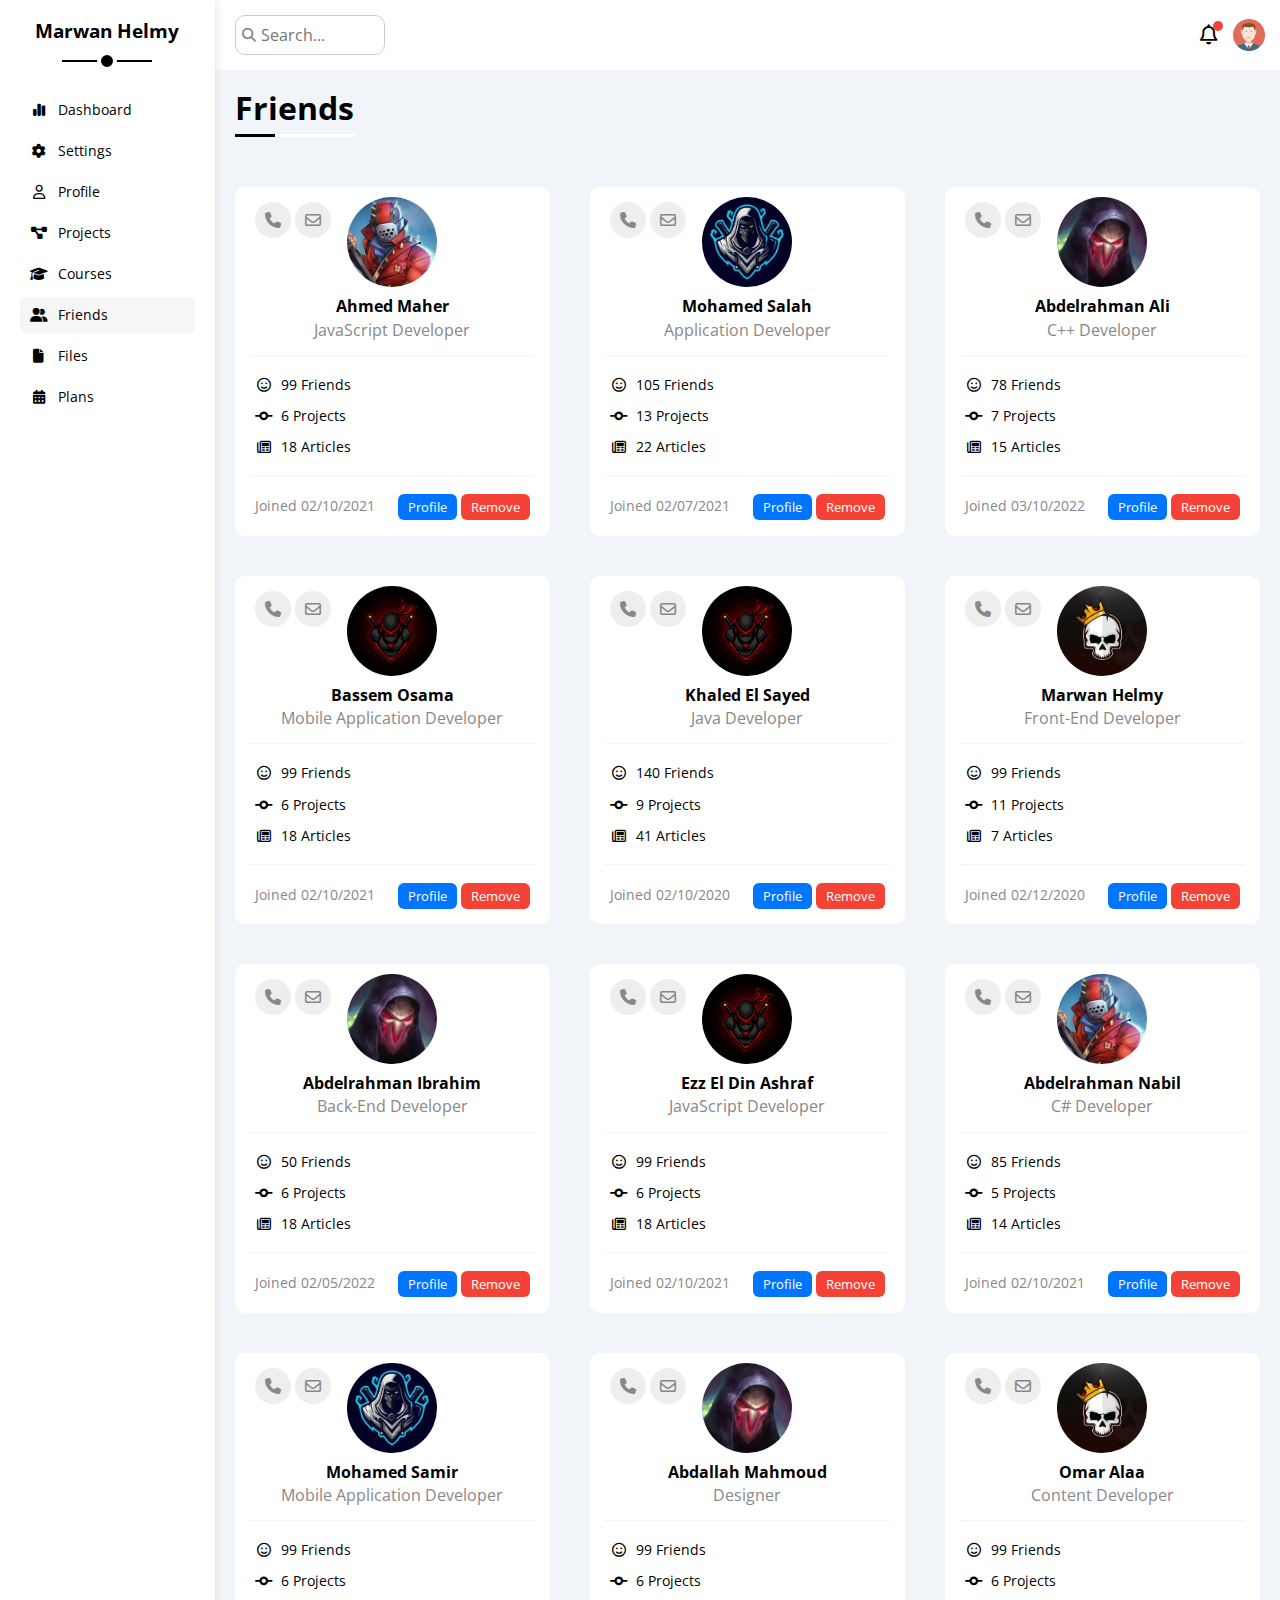
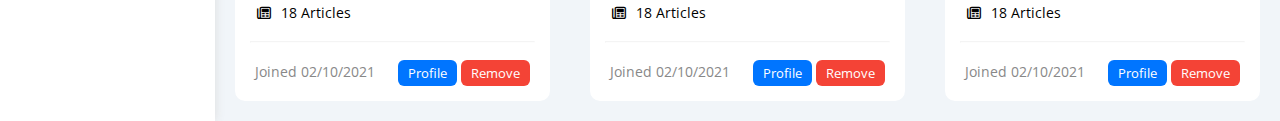
<file: friends.html>
<!DOCTYPE html>
<html lang="en">

<head>
    <meta charset="UTF-8">
    <meta http-equiv="X-UA-Compatible" content="IE=edge">
    <meta name="viewport" content="width=device-width, initial-scale=1.0">
    <link rel="stylesheet" href="./Css/master.css">
    <link rel="stylesheet" href="./Css/framework.css">
    <link rel="stylesheet" href="./Css/normalize.css">
    <link rel="stylesheet" href="./fontawesome-free-6.3.0-web/fontawesome-free-6.3.0-web/css/all.min.css">
    <link rel="preconnect" href="https://fonts.googleapis.com">
    <link rel="preconnect" href="https://fonts.gstatic.com" crossorigin>
    <link
        href="https://fonts.googleapis.com/css2?family=Open+Sans:ital,wght@0,300;0,400;0,500;0,600;0,700;0,800;1,300;1,400;1,500;1,600;1,700;1,800&display=swap"
        rel="stylesheet">
    <title>Friends</title>
</head>

<body>
    <!-- Start Sidebar -->
    <div class="page d-flex">
        <div class="sidebar bg-white p-20 p-relative">
            <h3 class="txt-c p-relative mt-0">Marwan Helmy</h3>
            <ul>
                <li>
                    <a class=" d-flex p-10 align-center c-black rad-6 fs-14" href="index.html">
                        <i class="fa-solid fa-chart-simple fa-fw"></i>
                        <span>Dashboard</span>
                    </a>
                </li>
                <li>
                    <a class=" d-flex p-10 align-center c-black rad-6 fs-14" href="settings.html">
                        <i class="fa-solid fa-gear fa-fw"></i>
                        <span>Settings</span>
                    </a>
                </li>
                <li>
                    <a class="d-flex p-10 align-center c-black rad-6 fs-14" href="profile.html">
                        <i class="fa-regular fa-user fa-fw"></i>
                        <span>Profile</span>
                    </a>
                </li>
                <li>
                    <a class="d-flex p-10 align-center c-black rad-6 fs-14" href="projects.html">
                        <i class="fa-solid fa-diagram-project fa-fw"></i>
                        <span>Projects</span>
                    </a>
                </li>
                <li>
                    <a class=" d-flex p-10 align-center c-black rad-6 fs-14" href="courses.html">
                        <i class="fa-solid fa-graduation-cap fa-fw"></i>
                        <span>Courses</span>
                    </a>
                </li>
                <li>
                    <a class="active d-flex p-10 align-center c-black rad-6 fs-14" href="friends.html">
                        <i class="fa-solid fa-user-group fa-fw"></i>
                        <span>Friends</span>
                    </a>
                </li>
                <li>
                    <a class=" d-flex p-10 align-center c-black rad-6 fs-14" href="files.html">
                        <i class="fa-solid fa-file fa-fw"></i>
                        <span>Files</span>
                    </a>
                </li>
                <li>
                    <a class=" d-flex p-10 align-center c-black rad-6 fs-14" href="plans.html">
                        <i class="fa-solid fa-calendar-days fa-fw"></i>
                        <span>Plans</span>
                    </a>
                </li>
            </ul>
        </div>
        <!-- End Sidebar -->
        <!-- Start Head -->
        <div class="content w-full">
            <div class="head bg-white p-15 between-flex">
                <div class="search p-relative"><input class="p-10 rad-10 border-1px ml-5" type="search"
                        placeholder="Search..."></div>
                <div class="icons d-flex align-center">
                    <span class="notification p-relative">
                        <i class="fa-regular fa-bell fa-lg"></i>
                    </span>
                    <img src="./Images/avatar.png" alt="">
                </div>
            </div>
            <!-- End Head -->
            <h1 class="p-relative">Friends</h1>
            <div class="friends-page d-grid">
                <div class="friends-card bg-white m-20 rad-10 p-relative">
                    <div class="hed-ln">
                        <i class="fa-solid fa-phone i-1 c-grey"></i>
                        <i class="fa-regular fa-envelope i-2 c-grey"></i>
                        <div class="img-friend mb-10 mt-10">
                            <img src="./Images/friend-01.jpg" alt="">
                        </div>
                    </div>
                    <div class="per-info txt-c mb-5">
                        <h4 class="mt-0 mb-0 d-block">Ahmed Maher</h4>
                        <p class="c-grey mt-5 ">JavaScript Developer</p>
                    </div>
                    <hr>
                    <div class="f-info m-20 fs-14">
                        <div class="mb-15">
                            <i class="fa-regular fa-face-smile fa-fw"></i>
                            <span class="ml-5"> 99 Friends</span>
                        </div>
                        <div class="mb-15">
                            <i class="fa-solid fa-code-commit fa-fw"></i>
                            <span class="ml-5"> 6 Projects</span>
                        </div>
                        <div class="mb-15">
                            <i class="fa-regular fa-newspaper fa-fw"></i>
                            <span class="ml-5"> 18 Articles</span>
                        </div>
                    </div>
                    <hr>
                    <div class="card-fot between-flex m-20">
                        <span class="c-grey fs-14">Joined 02/10/2021</span>
                        <span class="c-po">
                            <span class="bg-blue btn-shape c-white fs-13">Profile</span>
                            <span class="bg-red btn-shape c-white fs-13">Remove</span>
                        </span>
                    </div>
                </div>
                <div class="friends-card bg-white m-20 rad-10 p-relative">
                    <div class="hed-ln">
                        <i class="fa-solid fa-phone i-1 c-grey"></i>
                        <i class="fa-regular fa-envelope i-2 c-grey"></i>
                        <div class="img-friend mb-10 mt-10">
                            <img src="./Images/friend-02.jpg" alt="">
                        </div>
                    </div>
                    <div class="per-info txt-c mb-5">
                        <h4 class="mt-0 mb-0 d-block">Mohamed Salah</h4>
                        <p class="c-grey mt-5 ">Application Developer</p>
                    </div>
                    <hr>
                    <div class="f-info m-20 fs-14">
                        <div class="mb-15">
                            <i class="fa-regular fa-face-smile fa-fw"></i>
                            <span class="ml-5"> 105 Friends</span>
                        </div>
                        <div class="mb-15">
                            <i class="fa-solid fa-code-commit fa-fw"></i>
                            <span class="ml-5"> 13 Projects</span>
                        </div>
                        <div class="mb-15">
                            <i class="fa-regular fa-newspaper fa-fw"></i>
                            <span class="ml-5"> 22 Articles</span>
                        </div>
                    </div>
                    <hr>
                    <div class="card-fot between-flex m-20">
                        <span class="c-grey fs-14">Joined 02/07/2021</span>
                        <span class="c-po">
                            <span class="bg-blue btn-shape c-white fs-13">Profile</span>
                            <span class="bg-red btn-shape c-white fs-13">Remove</span>
                        </span>
                    </div>
                </div>
                <div class="friends-card bg-white m-20 rad-10 p-relative">
                    <div class="hed-ln">
                        <i class="fa-solid fa-phone i-1 c-grey"></i>
                        <i class="fa-regular fa-envelope i-2 c-grey"></i>
                        <div class="img-friend mb-10 mt-10">
                            <img src="./Images/friend-03.jpg" alt="">
                        </div>
                    </div>
                    <div class="per-info txt-c mb-5">
                        <h4 class="mt-0 mb-0 d-block">Abdelrahman Ali</h4>
                        <p class="c-grey mt-5 ">C++ Developer</p>
                    </div>
                    <hr>
                    <div class="f-info m-20 fs-14">
                        <div class="mb-15">
                            <i class="fa-regular fa-face-smile fa-fw"></i>
                            <span class="ml-5"> 78 Friends</span>
                        </div>
                        <div class="mb-15">
                            <i class="fa-solid fa-code-commit fa-fw"></i>
                            <span class="ml-5"> 7 Projects</span>
                        </div>
                        <div class="mb-15">
                            <i class="fa-regular fa-newspaper fa-fw"></i>
                            <span class="ml-5"> 15 Articles</span>
                        </div>
                    </div>
                    <hr>
                    <div class="card-fot between-flex m-20">
                        <span class="c-grey fs-14">Joined 03/10/2022</span>
                        <span class="c-po">
                            <span class="bg-blue btn-shape c-white fs-13">Profile</span>
                            <span class="bg-red btn-shape c-white fs-13">Remove</span>
                        </span>
                    </div>
                </div>
                <div class="friends-card bg-white m-20 rad-10 p-relative">
                    <div class="hed-ln">
                        <i class="fa-solid fa-phone i-1 c-grey"></i>
                        <i class="fa-regular fa-envelope i-2 c-grey"></i>
                        <div class="img-friend mb-10 mt-10">
                            <img src="./Images/friend-04.jpg" alt="">
                        </div>
                    </div>
                    <div class="per-info txt-c mb-5">
                        <h4 class="mt-0 mb-0 d-block">Bassem Osama</h4>
                        <p class="c-grey mt-5 ">Mobile Application Developer</p>
                    </div>
                    <hr>
                    <div class="f-info m-20 fs-14">
                        <div class="mb-15">
                            <i class="fa-regular fa-face-smile fa-fw"></i>
                            <span class="ml-5"> 99 Friends</span>
                        </div>
                        <div class="mb-15">
                            <i class="fa-solid fa-code-commit fa-fw"></i>
                            <span class="ml-5"> 6 Projects</span>
                        </div>
                        <div class="mb-15">
                            <i class="fa-regular fa-newspaper fa-fw"></i>
                            <span class="ml-5"> 18 Articles</span>
                        </div>
                    </div>
                    <hr>
                    <div class="card-fot between-flex m-20">
                        <span class="c-grey fs-14">Joined 02/10/2021</span>
                        <span class="c-po">
                            <span class="bg-blue btn-shape c-white fs-13">Profile</span>
                            <span class="bg-red btn-shape c-white fs-13">Remove</span>
                        </span>
                    </div>
                </div>
                <div class="friends-card bg-white m-20 rad-10 p-relative">
                    <div class="hed-ln">
                        <i class="fa-solid fa-phone i-1 c-grey"></i>
                        <i class="fa-regular fa-envelope i-2 c-grey"></i>
                        <div class="img-friend mb-10 mt-10">
                            <img src="./Images/friend-04.jpg" alt="">
                        </div>
                    </div>
                    <div class="per-info txt-c mb-5">
                        <h4 class="mt-0 mb-0 d-block">Khaled El Sayed</h4>
                        <p class="c-grey mt-5 ">Java Developer</p>
                    </div>
                    <hr>
                    <div class="f-info m-20 fs-14">
                        <div class="mb-15">
                            <i class="fa-regular fa-face-smile fa-fw"></i>
                            <span class="ml-5"> 140 Friends</span>
                        </div>
                        <div class="mb-15">
                            <i class="fa-solid fa-code-commit fa-fw"></i>
                            <span class="ml-5"> 9 Projects</span>
                        </div>
                        <div class="mb-15">
                            <i class="fa-regular fa-newspaper fa-fw"></i>
                            <span class="ml-5"> 41 Articles</span>
                        </div>
                    </div>
                    <hr>
                    <div class="card-fot between-flex m-20">
                        <span class="c-grey fs-14">Joined 02/10/2020</span>
                        <span class="c-po">
                            <span class="bg-blue btn-shape c-white fs-13">Profile</span>
                            <span class="bg-red btn-shape c-white fs-13">Remove</span>
                        </span>
                    </div>
                </div>
                <div class="friends-card bg-white m-20 rad-10 p-relative">
                    <div class="hed-ln">
                        <i class="fa-solid fa-phone i-1 c-grey"></i>
                        <i class="fa-regular fa-envelope i-2 c-grey"></i>
                        <div class="img-friend mb-10 mt-10">
                            <img src="./Images/friend-05.jpg" alt="">
                        </div>
                    </div>
                    <div class="per-info txt-c mb-5">
                        <h4 class="mt-0 mb-0 d-block">Marwan Helmy</h4>
                        <p class="c-grey mt-5 ">Front-End Developer</p>
                    </div>
                    <hr>
                    <div class="f-info m-20 fs-14">
                        <div class="mb-15">
                            <i class="fa-regular fa-face-smile fa-fw"></i>
                            <span class="ml-5"> 99 Friends</span>
                        </div>
                        <div class="mb-15">
                            <i class="fa-solid fa-code-commit fa-fw"></i>
                            <span class="ml-5"> 11 Projects</span>
                        </div>
                        <div class="mb-15">
                            <i class="fa-regular fa-newspaper fa-fw"></i>
                            <span class="ml-5"> 7 Articles</span>
                        </div>
                    </div>
                    <hr>
                    <div class="card-fot between-flex m-20">
                        <span class="c-grey fs-14">Joined 02/12/2020</span>
                        <span class="c-po">
                            <span class="bg-blue btn-shape c-white fs-13">Profile</span>
                            <span class="bg-red btn-shape c-white fs-13">Remove</span>
                        </span>
                    </div>
                </div>
                <div class="friends-card bg-white m-20 rad-10 p-relative">
                    <div class="hed-ln">
                        <i class="fa-solid fa-phone i-1 c-grey"></i>
                        <i class="fa-regular fa-envelope i-2 c-grey"></i>
                        <div class="img-friend mb-10 mt-10">
                            <img src="./Images/friend-03.jpg" alt="">
                        </div>
                    </div>
                    <div class="per-info txt-c mb-5">
                        <h4 class="mt-0 mb-0 d-block">Abdelrahman Ibrahim</h4>
                        <p class="c-grey mt-5 ">Back-End Developer</p>
                    </div>
                    <hr>
                    <div class="f-info m-20 fs-14">
                        <div class="mb-15">
                            <i class="fa-regular fa-face-smile fa-fw"></i>
                            <span class="ml-5"> 50 Friends</span>
                        </div>
                        <div class="mb-15">
                            <i class="fa-solid fa-code-commit fa-fw"></i>
                            <span class="ml-5"> 6 Projects</span>
                        </div>
                        <div class="mb-15">
                            <i class="fa-regular fa-newspaper fa-fw"></i>
                            <span class="ml-5"> 18 Articles</span>
                        </div>
                    </div>
                    <hr>
                    <div class="card-fot between-flex m-20">
                        <span class="c-grey fs-14">Joined 02/05/2022</span>
                        <span class="c-po">
                            <span class="bg-blue btn-shape c-white fs-13">Profile</span>
                            <span class="bg-red btn-shape c-white fs-13">Remove</span>
                        </span>
                    </div>
                </div>
                <div class="friends-card bg-white m-20 rad-10 p-relative">
                    <div class="hed-ln">
                        <i class="fa-solid fa-phone i-1 c-grey"></i>
                        <i class="fa-regular fa-envelope i-2 c-grey"></i>
                        <div class="img-friend mb-10 mt-10">
                            <img src="./Images/friend-04.jpg" alt="">
                        </div>
                    </div>
                    <div class="per-info txt-c mb-5">
                        <h4 class="mt-0 mb-0 d-block">Ezz El Din Ashraf</h4>
                        <p class="c-grey mt-5 ">JavaScript Developer</p>
                    </div>
                    <hr>
                    <div class="f-info m-20 fs-14">
                        <div class="mb-15">
                            <i class="fa-regular fa-face-smile fa-fw"></i>
                            <span class="ml-5"> 99 Friends</span>
                        </div>
                        <div class="mb-15">
                            <i class="fa-solid fa-code-commit fa-fw"></i>
                            <span class="ml-5"> 6 Projects</span>
                        </div>
                        <div class="mb-15">
                            <i class="fa-regular fa-newspaper fa-fw"></i>
                            <span class="ml-5"> 18 Articles</span>
                        </div>
                    </div>
                    <hr>
                    <div class="card-fot between-flex m-20">
                        <span class="c-grey fs-14">Joined 02/10/2021</span>
                        <span class="c-po">
                            <span class="bg-blue btn-shape c-white fs-13">Profile</span>
                            <span class="bg-red btn-shape c-white fs-13">Remove</span>
                        </span>
                    </div>
                </div>
                <div class="friends-card bg-white m-20 rad-10 p-relative">
                    <div class="hed-ln">
                        <i class="fa-solid fa-phone i-1 c-grey"></i>
                        <i class="fa-regular fa-envelope i-2 c-grey"></i>
                        <div class="img-friend mb-10 mt-10">
                            <img src="./Images/friend-01.jpg" alt="">
                        </div>
                    </div>
                    <div class="per-info txt-c mb-5">
                        <h4 class="mt-0 mb-0 d-block">Abdelrahman Nabil</h4>
                        <p class="c-grey mt-5 ">C# Developer</p>
                    </div>
                    <hr>
                    <div class="f-info m-20 fs-14">
                        <div class="mb-15">
                            <i class="fa-regular fa-face-smile fa-fw"></i>
                            <span class="ml-5"> 85 Friends</span>
                        </div>
                        <div class="mb-15">
                            <i class="fa-solid fa-code-commit fa-fw"></i>
                            <span class="ml-5"> 5 Projects</span>
                        </div>
                        <div class="mb-15">
                            <i class="fa-regular fa-newspaper fa-fw"></i>
                            <span class="ml-5"> 14 Articles</span>
                        </div>
                    </div>
                    <hr>
                    <div class="card-fot between-flex m-20">
                        <span class="c-grey fs-14">Joined 02/10/2021</span>
                        <span class="c-po">
                            <span class="bg-blue btn-shape c-white fs-13">Profile</span>
                            <span class="bg-red btn-shape c-white fs-13">Remove</span>
                        </span>
                    </div>
                </div>
                <div class="friends-card bg-white m-20 rad-10 p-relative">
                    <div class="hed-ln">
                        <i class="fa-solid fa-phone i-1 c-grey"></i>
                        <i class="fa-regular fa-envelope i-2 c-grey"></i>
                        <div class="img-friend mb-10 mt-10">
                            <img src="./Images/friend-02.jpg" alt="">
                        </div>
                    </div>
                    <div class="per-info txt-c mb-5">
                        <h4 class="mt-0 mb-0 d-block">Mohamed Samir</h4>
                        <p class="c-grey mt-5 ">Mobile Application Developer</p>
                    </div>
                    <hr>
                    <div class="f-info m-20 fs-14">
                        <div class="mb-15">
                            <i class="fa-regular fa-face-smile fa-fw"></i>
                            <span class="ml-5"> 99 Friends</span>
                        </div>
                        <div class="mb-15">
                            <i class="fa-solid fa-code-commit fa-fw"></i>
                            <span class="ml-5"> 6 Projects</span>
                        </div>
                        <div class="mb-15">
                            <i class="fa-regular fa-newspaper fa-fw"></i>
                            <span class="ml-5"> 18 Articles</span>
                        </div>
                    </div>
                    <hr>
                    <div class="card-fot between-flex m-20">
                        <span class="c-grey fs-14">Joined 02/10/2021</span>
                        <span class="c-po">
                            <span class="bg-blue btn-shape c-white fs-13">Profile</span>
                            <span class="bg-red btn-shape c-white fs-13">Remove</span>
                        </span>
                    </div>
                </div>
                <div class="friends-card bg-white m-20 rad-10 p-relative">
                    <div class="hed-ln">
                        <i class="fa-solid fa-phone i-1 c-grey"></i>
                        <i class="fa-regular fa-envelope i-2 c-grey"></i>
                        <div class="img-friend mb-10 mt-10">
                            <img src="./Images/friend-03.jpg" alt="">
                        </div>
                    </div>
                    <div class="per-info txt-c mb-5">
                        <h4 class="mt-0 mb-0 d-block">Abdallah Mahmoud</h4>
                        <p class="c-grey mt-5 ">Designer</p>
                    </div>
                    <hr>
                    <div class="f-info m-20 fs-14">
                        <div class="mb-15">
                            <i class="fa-regular fa-face-smile fa-fw"></i>
                            <span class="ml-5"> 99 Friends</span>
                        </div>
                        <div class="mb-15">
                            <i class="fa-solid fa-code-commit fa-fw"></i>
                            <span class="ml-5"> 6 Projects</span>
                        </div>
                        <div class="mb-15">
                            <i class="fa-regular fa-newspaper fa-fw"></i>
                            <span class="ml-5"> 18 Articles</span>
                        </div>
                    </div>
                    <hr>
                    <div class="card-fot between-flex m-20">
                        <span class="c-grey fs-14">Joined 02/10/2021</span>
                        <span class="c-po">
                            <span class="bg-blue btn-shape c-white fs-13">Profile</span>
                            <span class="bg-red btn-shape c-white fs-13">Remove</span>
                        </span>
                    </div>
                </div>
                <div class="friends-card bg-white m-20 rad-10 p-relative">
                    <div class="hed-ln">
                        <i class="fa-solid fa-phone i-1 c-grey"></i>
                        <i class="fa-regular fa-envelope i-2 c-grey"></i>
                        <div class="img-friend mb-10 mt-10">
                            <img src="./Images/friend-05.jpg" alt="">
                        </div>
                    </div>
                    <div class="per-info txt-c mb-5">
                        <h4 class="mt-0 mb-0 d-block">Omar Alaa</h4>
                        <p class="c-grey mt-5 ">Content Developer</p>
                    </div>
                    <hr>
                    <div class="f-info m-20 fs-14">
                        <div class="mb-15">
                            <i class="fa-regular fa-face-smile fa-fw"></i>
                            <span class="ml-5"> 99 Friends</span>
                        </div>
                        <div class="mb-15">
                            <i class="fa-solid fa-code-commit fa-fw"></i>
                            <span class="ml-5"> 6 Projects</span>
                        </div>
                        <div class="mb-15">
                            <i class="fa-regular fa-newspaper fa-fw"></i>
                            <span class="ml-5"> 18 Articles</span>
                        </div>
                    </div>
                    <hr>
                    <div class="card-fot between-flex m-20">
                        <span class="c-grey fs-14">Joined 02/10/2021</span>
                        <span class="c-po">
                            <span class="bg-blue btn-shape c-white fs-13">Profile</span>
                            <span class="bg-red btn-shape c-white fs-13">Remove</span>
                        </span>
                    </div>
                </div>
            </div>
        </div>
    </div>
    </div>
</body>

</html>
</file>
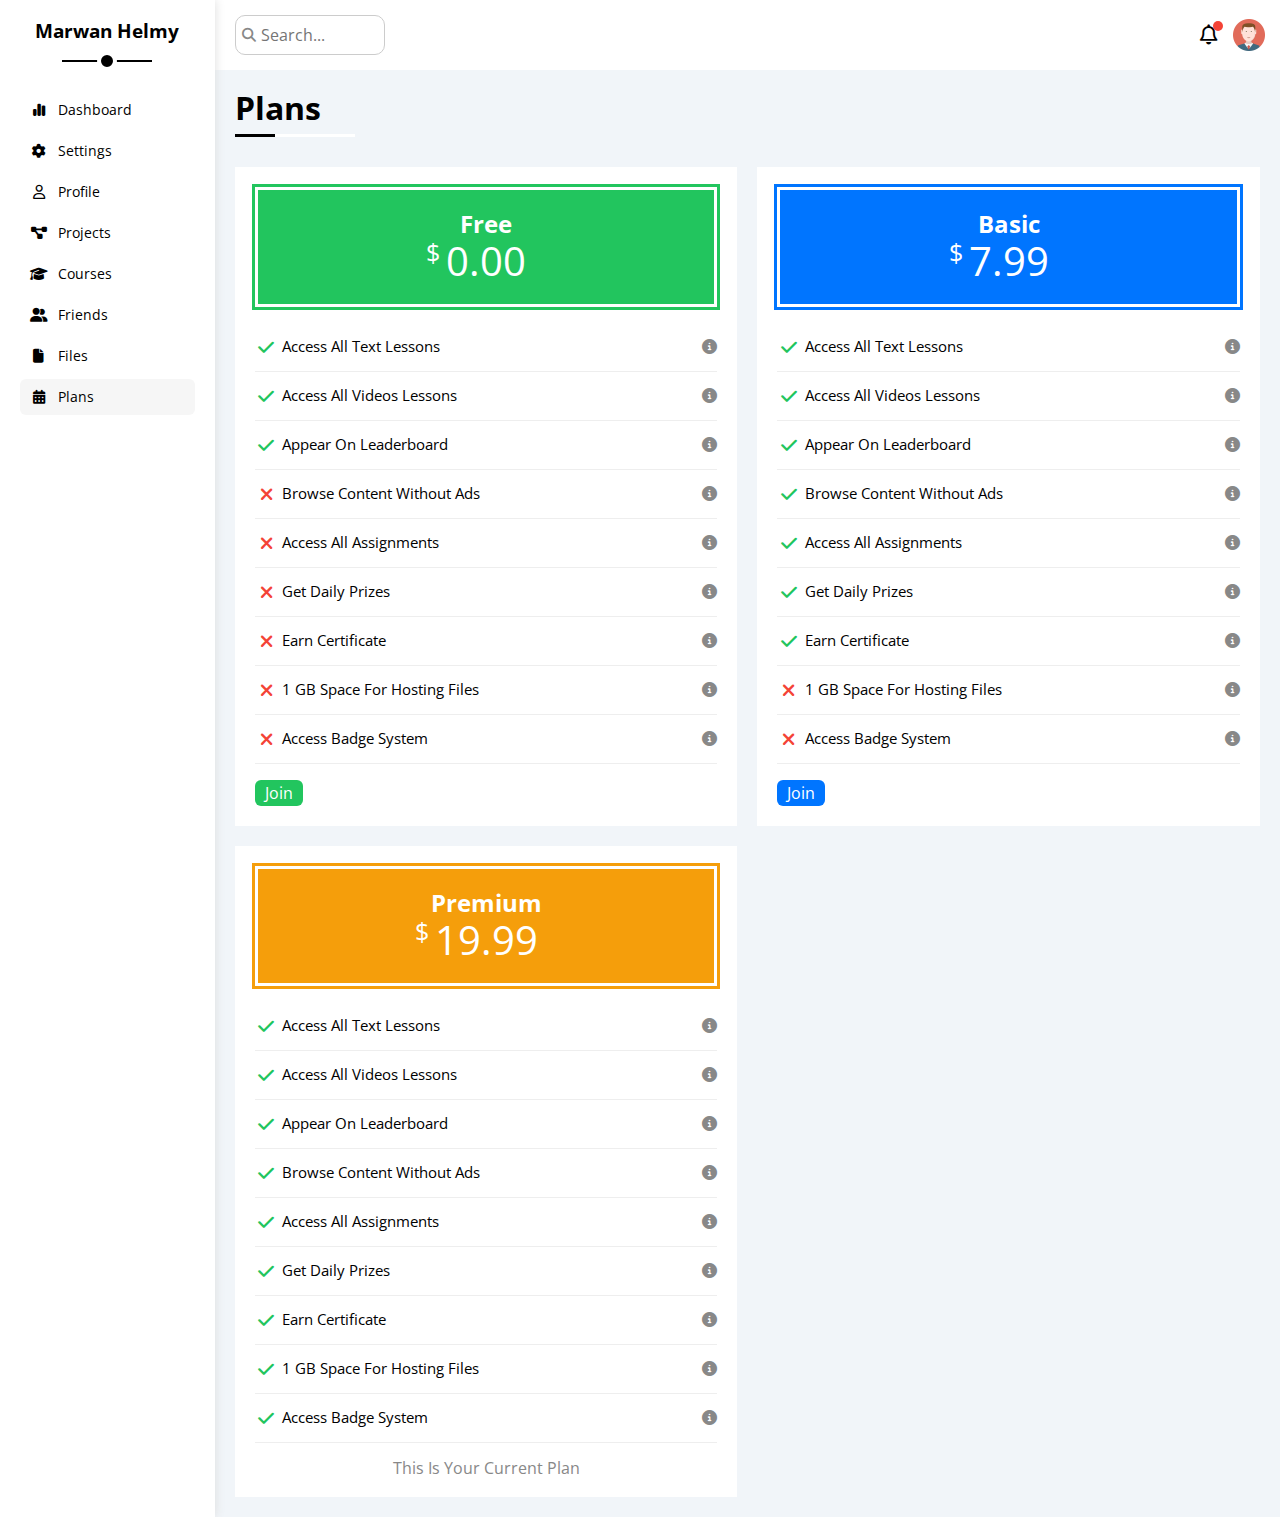
<file: plans.html>
<!DOCTYPE html>
<html lang="en">

<head>
    <meta charset="UTF-8">
    <meta http-equiv="X-UA-Compatible" content="IE=edge">
    <meta name="viewport" content="width=device-width, initial-scale=1.0">
    <link rel="stylesheet" href="./Css/master.css">
    <link rel="stylesheet" href="./Css/framework.css">
    <link rel="stylesheet" href="./Css/normalize.css">
    <link rel="stylesheet" href="./fontawesome-free-6.3.0-web/fontawesome-free-6.3.0-web/css/all.min.css">
    <link rel="preconnect" href="https://fonts.googleapis.com">
    <link rel="preconnect" href="https://fonts.gstatic.com" crossorigin>
    <link
        href="https://fonts.googleapis.com/css2?family=Open+Sans:ital,wght@0,300;0,400;0,500;0,600;0,700;0,800;1,300;1,400;1,500;1,600;1,700;1,800&display=swap"
        rel="stylesheet">
    <title>Plans</title>
</head>

<body>
    <!-- Start Sidebar -->
    <div class="page d-flex">
        <div class="sidebar bg-white p-20 p-relative">
            <h3 class="txt-c p-relative mt-0">Marwan Helmy</h3>
            <ul>
                <li>
                    <a class=" d-flex p-10 align-center c-black rad-6 fs-14" href="index.html">
                        <i class="fa-solid fa-chart-simple fa-fw"></i>
                        <span>Dashboard</span>
                    </a>
                </li>
                <li>
                    <a class=" d-flex p-10 align-center c-black rad-6 fs-14" href="settings.html">
                        <i class="fa-solid fa-gear fa-fw"></i>
                        <span>Settings</span>
                    </a>
                </li>
                <li>
                    <a class="d-flex p-10 align-center c-black rad-6 fs-14" href="profile.html">
                        <i class="fa-regular fa-user fa-fw"></i>
                        <span>Profile</span>
                    </a>
                </li>
                <li>
                    <a class="d-flex p-10 align-center c-black rad-6 fs-14" href="projects.html">
                        <i class="fa-solid fa-diagram-project fa-fw"></i>
                        <span>Projects</span>
                    </a>
                </li>
                <li>
                    <a class=" d-flex p-10 align-center c-black rad-6 fs-14" href="courses.html">
                        <i class="fa-solid fa-graduation-cap fa-fw"></i>
                        <span>Courses</span>
                    </a>
                </li>
                <li>
                    <a class=" d-flex p-10 align-center c-black rad-6 fs-14" href="friends.html">
                        <i class="fa-solid fa-user-group fa-fw"></i>
                        <span>Friends</span>
                    </a>
                </li>
                <li>
                    <a class=" d-flex p-10 align-center c-black rad-6 fs-14" href="files.html">
                        <i class="fa-solid fa-file fa-fw"></i>
                        <span>Files</span>
                    </a>
                </li>
                <li>
                    <a class="active d-flex p-10 align-center c-black rad-6 fs-14" href="plans.html">
                        <i class="fa-solid fa-calendar-days fa-fw"></i>
                        <span>Plans</span>
                    </a>
                </li>
            </ul>
        </div>
        <!-- End Sidebar -->
        <!-- Start Head -->
        <div class="content w-full">
            <div class="head bg-white p-15 between-flex">
                <div class="search p-relative"><input class="p-10 rad-10 border-1px ml-5" type="search"
                        placeholder="Search..."></div>
                <div class="icons d-flex align-center">
                    <span class="notification p-relative">
                        <i class="fa-regular fa-bell fa-lg"></i>
                    </span>
                    <img src="./Images/avatar.png" alt="">
                </div>
            </div>
            <!-- End Head -->
            <h1 class="p-relative">Plans</h1>
            <div class="plans-page d-grid m-20 gap-20">
                <div class="plan green bg-white p-20">
                    <div class="top bg-green txt-c p-20">
                        <h2 class="m-0 c-white">Free</h2>
                        <div class="price c-white"><span>$</span>0.00</div>
                    </div>
                    <ul>
                        <li>
                            <i class="fa-solid fa-check fa-fw yes"></i>
                            <span>Access All Text Lessons</span>
                            <i class="fa-solid fa-circle-info help"></i>
                        </li>
                        <li>
                            <i class="fa-solid fa-check fa-fw yes"></i>
                            <span>Access All Videos Lessons</span>
                            <i class="fa-solid fa-circle-info help"></i>
                        </li>
                        <li>
                            <i class="fa-solid fa-check fa-fw yes"></i>
                            <span>Appear On Leaderboard</span>
                            <i class="fa-solid fa-circle-info help"></i>
                        </li>
                        <li>
                            <i class="fa-solid fa-xmark fa-fw"></i>
                            <span>Browse Content Without Ads</span>
                            <i class="fa-solid fa-circle-info help"></i>
                        </li>
                        <li>
                            <i class="fa-solid fa-xmark fa-fw"></i>
                            <span>Access All Assignments</span>
                            <i class="fa-solid fa-circle-info help"></i>
                        </li>
                        <li>
                            <i class="fa-solid fa-xmark fa-fw"></i>
                            <span>Get Daily Prizes</span>
                            <i class="fa-solid fa-circle-info help"></i>
                        </li>
                        <li>
                            <i class="fa-solid fa-xmark fa-fw"></i>
                            <span>Earn Certificate</span>
                            <i class="fa-solid fa-circle-info help"></i>
                        </li>
                        <li>
                            <i class="fa-solid fa-xmark fa-fw"></i>
                            <span>1 GB Space For Hosting Files</span>
                            <i class="fa-solid fa-circle-info help"></i>
                        </li>
                        <li>
                            <i class="fa-solid fa-xmark fa-fw"></i>
                            <span>Access Badge System</span>
                            <i class="fa-solid fa-circle-info help"></i>
                        </li>
                    </ul>
                    <a href="#" class="btn-shape bg-green c-white d-block w-fit">Join</a>
                </div>
                <!-- Start Plan -->
                <div class="plan blue bg-white p-20">
                    <div class="top bg-blue txt-c p-20">
                        <h2 class="m-0 c-white">Basic</h2>
                        <div class="price c-white"><span>$</span>7.99</div>
                    </div>
                    <ul class="list-none p-0">
                        <li>
                            <i class="fa-solid fa-check fa-fw yes"></i>
                            <span>Access All Text Lessons</span>
                            <i class="fa-solid fa-circle-info help"></i>
                        </li>
                        <li>
                            <i class="fa-solid fa-check fa-fw yes"></i>
                            <span>Access All Videos Lessons</span>
                            <i class="fa-solid fa-circle-info help"></i>
                        </li>
                        <li>
                            <i class="fa-solid fa-check fa-fw yes"></i>
                            <span>Appear On Leaderboard</span>
                            <i class="fa-solid fa-circle-info help"></i>
                        </li>
                        <li>
                            <i class="fa-solid fa-check fa-fw yes"></i>
                            <span>Browse Content Without Ads</span>
                            <i class="fa-solid fa-circle-info help"></i>
                        </li>
                        <li>
                            <i class="fa-solid fa-check fa-fw yes"></i>
                            <span>Access All Assignments</span>
                            <i class="fa-solid fa-circle-info help"></i>
                        </li>
                        <li>
                            <i class="fa-solid fa-check fa-fw yes"></i>
                            <span>Get Daily Prizes</span>
                            <i class="fa-solid fa-circle-info help"></i>
                        </li>
                        <li>
                            <i class="fa-solid fa-check fa-fw yes"></i>
                            <span>Earn Certificate</span>
                            <i class="fa-solid fa-circle-info help"></i>
                        </li>
                        <li>
                            <i class="fa-solid fa-xmark fa-fw"></i>
                            <span>1 GB Space For Hosting Files</span>
                            <i class="fa-solid fa-circle-info help"></i>
                        </li>
                        <li>
                            <i class="fa-solid fa-xmark fa-fw"></i>
                            <span>Access Badge System</span>
                            <i class="fa-solid fa-circle-info help"></i>
                        </li>
                    </ul>
                    <a href="#" class="btn-shape bg-blue c-white d-block w-fit">Join</a>
                </div>
                <!-- End Plan -->
                <!-- Start Plan -->
                <div class="plan orange bg-white p-20">
                    <div class="top bg-orange txt-c p-20">
                        <h2 class="m-0 c-white">Premium</h2>
                        <div class="price c-white"><span>$</span>19.99</div>
                    </div>
                    <ul class="list-none p-0">
                        <li>
                            <i class="fa-solid fa-check fa-fw yes"></i>
                            <span>Access All Text Lessons</span>
                            <i class="fa-solid fa-circle-info help"></i>
                        </li>
                        <li>
                            <i class="fa-solid fa-check fa-fw yes"></i>
                            <span>Access All Videos Lessons</span>
                            <i class="fa-solid fa-circle-info help"></i>
                        </li>
                        <li>
                            <i class="fa-solid fa-check fa-fw yes"></i>
                            <span>Appear On Leaderboard</span>
                            <i class="fa-solid fa-circle-info help"></i>
                        </li>
                        <li>
                            <i class="fa-solid fa-check fa-fw yes"></i>
                            <span>Browse Content Without Ads</span>
                            <i class="fa-solid fa-circle-info help"></i>
                        </li>
                        <li>
                            <i class="fa-solid fa-check fa-fw yes"></i>
                            <span>Access All Assignments</span>
                            <i class="fa-solid fa-circle-info help"></i>
                        </li>
                        <li>
                            <i class="fa-solid fa-check fa-fw yes"></i>
                            <span>Get Daily Prizes</span>
                            <i class="fa-solid fa-circle-info help"></i>
                        </li>
                        <li>
                            <i class="fa-solid fa-check fa-fw yes"></i>
                            <span>Earn Certificate</span>
                            <i class="fa-solid fa-circle-info help"></i>
                        </li>
                        <li>
                            <i class="fa-solid fa-check fa-fw yes"></i>
                            <span>1 GB Space For Hosting Files</span>
                            <i class="fa-solid fa-circle-info help"></i>
                        </li>
                        <li>
                            <i class="fa-solid fa-check fa-fw yes"></i>
                            <span>Access Badge System</span>
                            <i class="fa-solid fa-circle-info help"></i>
                        </li>
                    </ul>
                    <p class="c-grey m-0 txt-c">This Is Your Current Plan</p>
                </div>
                <!-- End Plan -->
            </div>
        </div>
    </div>
</body>

</html>
</file>
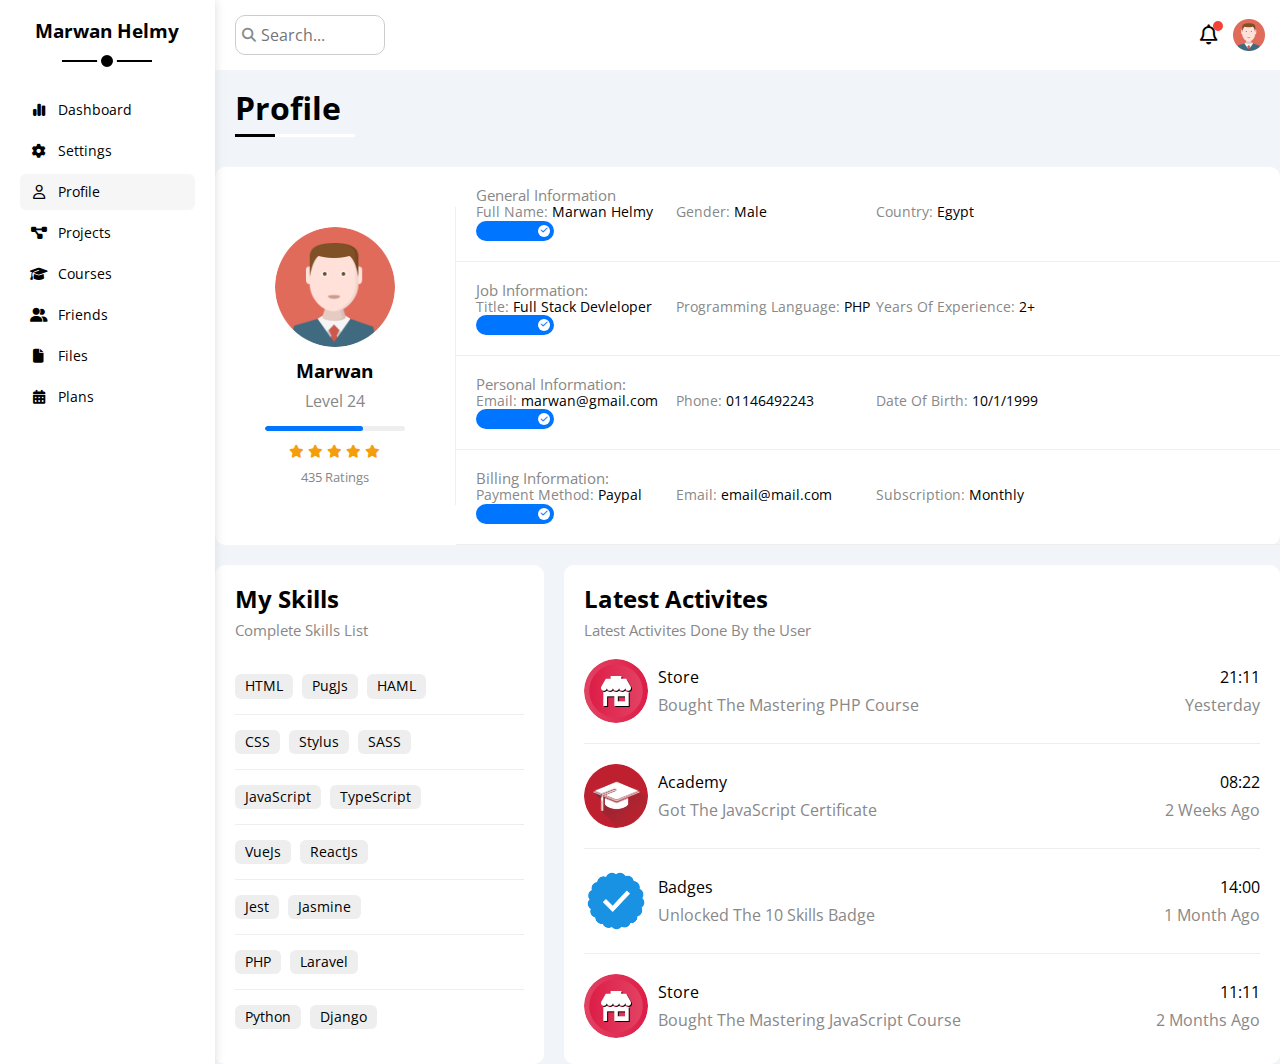
<file: profile.html>
<!DOCTYPE html>
<html lang="en">

<head>
    <meta charset="UTF-8">
    <meta http-equiv="X-UA-Compatible" content="IE=edge">
    <meta name="viewport" content="width=device-width, initial-scale=1.0">
    <link rel="stylesheet" href="./Css/master.css">
    <link rel="stylesheet" href="./Css/framework.css">
    <link rel="stylesheet" href="./Css/normalize.css">
    <link rel="stylesheet" href="./fontawesome-free-6.3.0-web/fontawesome-free-6.3.0-web/css/all.min.css">
    <link rel="preconnect" href="https://fonts.googleapis.com">
    <link rel="preconnect" href="https://fonts.gstatic.com" crossorigin>
    <link
        href="https://fonts.googleapis.com/css2?family=Open+Sans:ital,wght@0,300;0,400;0,500;0,600;0,700;0,800;1,300;1,400;1,500;1,600;1,700;1,800&display=swap"
        rel="stylesheet">
    <title>Profile</title>
</head>

<body>
    <!-- Start Sidebar -->
    <div class="page d-flex">
        <div class="sidebar bg-white p-20 p-relative">
            <h3 class="txt-c p-relative mt-0">Marwan Helmy</h3>
            <ul>
                <li>
                    <a class=" d-flex p-10 align-center c-black rad-6 fs-14" href="index.html">
                        <i class="fa-solid fa-chart-simple fa-fw"></i>
                        <span>Dashboard</span>
                    </a>
                </li>
                <li>
                    <a class=" d-flex p-10 align-center c-black rad-6 fs-14" href="settings.html">
                        <i class="fa-solid fa-gear fa-fw"></i>
                        <span>Settings</span>
                    </a>
                </li>
                <li>
                    <a class="active d-flex p-10 align-center c-black rad-6 fs-14" href="profile.html">
                        <i class="fa-regular fa-user fa-fw"></i>
                        <span>Profile</span>
                    </a>
                </li>
                <li>
                    <a class="d-flex p-10 align-center c-black rad-6 fs-14" href="projects.html">
                        <i class="fa-solid fa-diagram-project fa-fw"></i>
                        <span>Projects</span>
                    </a>
                </li>
                <li>
                    <a class=" d-flex p-10 align-center c-black rad-6 fs-14" href="courses.html">
                        <i class="fa-solid fa-graduation-cap fa-fw"></i>
                        <span>Courses</span>
                    </a>
                </li>
                <li>
                    <a class=" d-flex p-10 align-center c-black rad-6 fs-14" href="friends.html">
                        <i class="fa-solid fa-user-group fa-fw"></i>
                        <span>Friends</span>
                    </a>
                </li>
                <li>
                    <a class=" d-flex p-10 align-center c-black rad-6 fs-14" href="files.html">
                        <i class="fa-solid fa-file fa-fw"></i>
                        <span>Files</span>
                    </a>
                </li>
                <li>
                    <a class=" d-flex p-10 align-center c-black rad-6 fs-14" href="plans.html">
                        <i class="fa-solid fa-calendar-days fa-fw"></i>
                        <span>Plans</span>
                    </a>
                </li>
            </ul>
        </div>
        <!-- End Sidebar -->
        <!-- Start Head -->
        <div class="content w-full">
            <div class="head bg-white p-15 between-flex">
                <div class="search p-relative"><input class="p-10 rad-10 border-1px ml-5" type="search"
                        placeholder="Search..."></div>
                <div class="icons d-flex align-center">
                    <span class="notification p-relative">
                        <i class="fa-regular fa-bell fa-lg"></i>
                    </span>
                    <img src="./Images/avatar.png" alt="">
                </div>
            </div>
            <!-- End Head -->
            <h1 class="p-relative">Profile</h1>
            <div class="profile-page">
                <div class="overview bg-white rad-10 d-flex align-center">
                    <div class="avatar-box txt-c p-20">
                        <img src="./Images/avatar.png" alt="" class="mb-10 rad-half">
                        <h3 class="m-0">Marwan</h3>
                        <p class="c-grey mt-10">Level 24</p>
                        <div class="level rad-6 bg p-relative">
                            <span style="width: 70%;"></span>
                        </div>
                        <div class="rating mt-10 mb-10">
                            <i class="fa-solid fa-star c-orange fs-13"></i>
                            <i class="fa-solid fa-star c-orange fs-13"></i>
                            <i class="fa-solid fa-star c-orange fs-13"></i>
                            <i class="fa-solid fa-star c-orange fs-13"></i>
                            <i class="fa-solid fa-star c-orange fs-13"></i>
                        </div>
                        <p class="c-grey m-0 fs-13"> 435 Ratings</p>
                    </div>
                    <div class="info-box w-full txt-c-mobile">
                        <div class="box p-20 d-flex align-center">
                            <h4 class="c-grey fs-15 m-0 w-full">General Information</h4>
                            <div class="fs-14">
                                <span class="c-grey">Full Name:</span>
                                <span>Marwan Helmy</span>
                            </div>
                            <div class="fs-14">
                                <span class="c-grey">Gender:</span>
                                <span>Male</span>
                            </div>
                            <div class="fs-14">
                                <span class="c-grey">Country:</span>
                                <span>Egypt</span>
                            </div>
                            <div class="fs-14">
                                <label>
                                    <input type="checkbox" class="toggle-checkbox" checked>
                                    <div class="toggle-switch"></div>
                                </label>
                            </div>
                        </div>
                        <div class="box p-20 d-flex align-center">
                            <h4 class="c-grey fs-15 m-0 w-full">Job Information:</h4>
                            <div class="fs-14">
                                <span class="c-grey">Title:</span>
                                <span>Full Stack Devleloper</span>
                            </div>
                            <div class="fs-14">
                                <span class="c-grey">Programming Language:</span>
                                <span>PHP</span>
                            </div>
                            <div class="fs-14">
                                <span class="c-grey">Years Of Experience:</span>
                                <span>2+</span>
                            </div>
                            <div class="fs-14">
                                <label>
                                    <input type="checkbox" class="toggle-checkbox" checked>
                                    <div class="toggle-switch"></div>
                                </label>
                            </div>
                        </div>
                        <div class="box p-20 d-flex align-center">
                            <h4 class="c-grey fs-15 m-0 w-full">Personal Information:</h4>
                            <div class="fs-14">
                                <span class="c-grey">Email:</span>
                                <span>marwan@gmail.com</span>
                            </div>
                            <div class="fs-14">
                                <span class="c-grey">Phone:</span>
                                <span>01146492243</span>
                            </div>
                            <div class="fs-14">
                                <span class="c-grey">Date Of Birth:</span>
                                <span>10/1/1999</span>
                            </div>
                            <div class="fs-14">
                                <label>
                                    <input type="checkbox" class="toggle-checkbox" checked>
                                    <div class="toggle-switch"></div>
                                </label>
                            </div>
                        </div>
                        <div class="box p-20 d-flex align-center">
                            <h4 class="c-grey fs-15 m-0 w-full">Billing Information:</h4>
                            <div class="fs-14">
                                <span class="c-grey">Payment Method:</span>
                                <span>Paypal</span>
                            </div>
                            <div class="fs-14">
                                <span class="c-grey">Email:</span>
                                <span>email@mail.com</span>
                            </div>
                            <div class="fs-14">
                                <span class="c-grey">Subscription:</span>
                                <span>Monthly</span>
                            </div>
                            <div class="fs-14">
                                <label>
                                    <input type="checkbox" class="toggle-checkbox" checked>
                                    <div class="toggle-switch"></div>
                                </label>
                            </div>
                        </div>
                    </div>
                </div>
                <div class="other-data d-flex gap-20">
                    <div class="skills-card p-20 bg-white rad-10 mt-20">
                        <h2 class="mt-0 mb-10">My Skills</h2>
                        <p class="c-grey mt-0 mb-20 c-grey fs-15"> Complete Skills List</p>
                        <ul class="m-0 txt-c-mobile">
                            <li>
                                <span>HTML</span>
                                <span>PugJs</span>
                                <span>HAML</span>
                            </li>
                            <li>
                                <span>CSS</span>
                                <span>Stylus</span>
                                <span>SASS</span>
                            </li>
                            <li>
                                <span>JavaScript</span>
                                <span>TypeScript</span>
                            </li>
                            <li>
                                <span>VueJs</span>
                                <span>ReactJs</span>
                            </li>
                            <li>
                                <span>Jest</span>
                                <span>Jasmine</span>
                            </li>
                            <li>
                                <span>PHP</span>
                                <span>Laravel</span>

                            </li>
                            <li>
                                <span>Python</span>
                                <span>Django</span>
                            </li>
                        </ul>
                    </div>
                    <div class="activities p-20 bg-white rad-10 mt-20">
                        <h2 class="mt-0 mb-10">Latest Activites</h2>
                        <p class="c-grey mt-0 mb-20 c-grey fs-15">Latest Activites Done By the User</p>
                        <div class="activity d-flex align-center txt-c-mobile">
                            <img src="./Images/activity-01.png" alt="">
                            <div class="info">
                                <span class="d-block mb-10">Store</span>
                                <span class=" c-grey">Bought The Mastering PHP Course</span>
                            </div>
                            <div class="date">
                                <span class="d-block mb-10">21:11</span>
                                <span class=" c-grey">Yesterday</span>
                            </div>
                        </div>
                        <div class="activity d-flex align-center txt-c-mobile">
                            <img src="./Images/activity-02.png" alt="">
                            <div class="info">
                                <span class="d-block mb-10">Academy</span>
                                <span class=" c-grey">Got The JavaScript Certificate</span>
                            </div>
                            <div class="date">
                                <span class="d-block mb-10">08:22</span>
                                <span class=" c-grey">2 Weeks Ago</span>
                            </div>
                        </div>
                        <div class="activity d-flex align-center txt-c-mobile">
                            <img src="./Images/activity-03.png" alt="">
                            <div class="info">
                                <span class="d-block mb-10">Badges</span>
                                <span class=" c-grey">Unlocked The 10 Skills Badge</span>
                            </div>
                            <div class="date">
                                <span class="d-block mb-10">14:00</span>
                                <span class=" c-grey">1 Month Ago</span>
                            </div>
                        </div>
                        <div class="activity d-flex align-center txt-c-mobile">
                            <img src="./Images/activity-01.png" alt="">
                            <div class="info">
                                <span class="d-block mb-10">Store</span>
                                <span class=" c-grey">Bought The Mastering JavaScript Course</span>
                            </div>
                            <div class="date">
                                <span class="d-block mb-10">11:11</span>
                                <span class=" c-grey">2 Months Ago</span>
                            </div>
                        </div>
                    </div>
                </div>
            </div>
        </div>
    </div>
    </div>
</body>

</html>
</file>
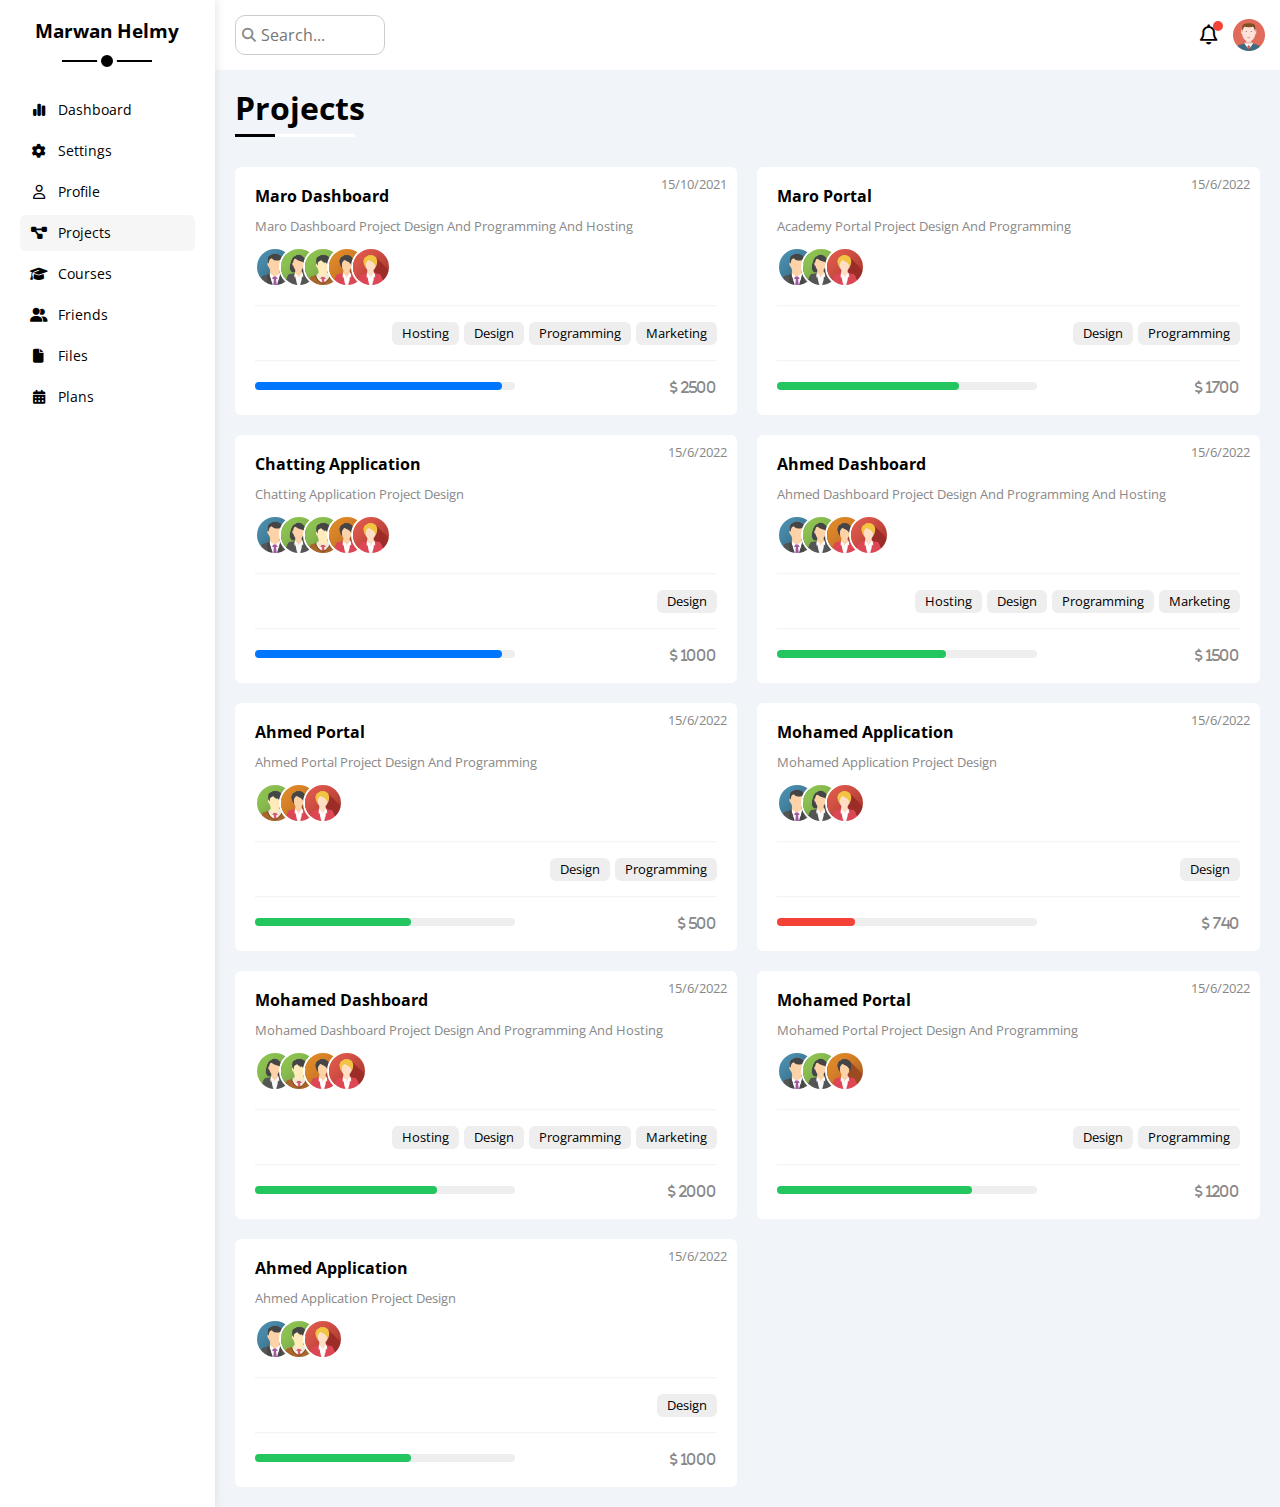
<file: projects.html>
<!DOCTYPE html>
<html lang="en">

<head>
    <meta charset="UTF-8">
    <meta http-equiv="X-UA-Compatible" content="IE=edge">
    <meta name="viewport" content="width=device-width, initial-scale=1.0">
    <link rel="stylesheet" href="./Css/master.css">
    <link rel="stylesheet" href="./Css/framework.css">
    <link rel="stylesheet" href="./Css/normalize.css">
    <link rel="stylesheet" href="./fontawesome-free-6.3.0-web/fontawesome-free-6.3.0-web/css/all.min.css">
    <link rel="preconnect" href="https://fonts.googleapis.com">
    <link rel="preconnect" href="https://fonts.gstatic.com" crossorigin>
    <link
        href="https://fonts.googleapis.com/css2?family=Open+Sans:ital,wght@0,300;0,400;0,500;0,600;0,700;0,800;1,300;1,400;1,500;1,600;1,700;1,800&display=swap"
        rel="stylesheet">
    <title>Projects</title>
</head>

<body>
    <!-- Start Sidebar -->
    <div class="page d-flex">
        <div class="sidebar bg-white p-20 p-relative">
            <h3 class="txt-c p-relative mt-0">Marwan Helmy</h3>
            <ul>
                <li>
                    <a class=" d-flex p-10 align-center c-black rad-6 fs-14" href="index.html">
                        <i class="fa-solid fa-chart-simple fa-fw"></i>
                        <span>Dashboard</span>
                    </a>
                </li>
                <li>
                    <a class=" d-flex p-10 align-center c-black rad-6 fs-14" href="settings.html">
                        <i class="fa-solid fa-gear fa-fw"></i>
                        <span>Settings</span>
                    </a>
                </li>
                <li>
                    <a class="d-flex p-10 align-center c-black rad-6 fs-14" href="profile.html">
                        <i class="fa-regular fa-user fa-fw"></i>
                        <span>Profile</span>
                    </a>
                </li>
                <li>
                    <a class="active d-flex p-10 align-center c-black rad-6 fs-14" href="projects.html">
                        <i class="fa-solid fa-diagram-project fa-fw"></i>
                        <span>Projects</span>
                    </a>
                </li>
                <li>
                    <a class=" d-flex p-10 align-center c-black rad-6 fs-14" href="courses.html">
                        <i class="fa-solid fa-graduation-cap fa-fw"></i>
                        <span>Courses</span>
                    </a>
                </li>
                <li>
                    <a class=" d-flex p-10 align-center c-black rad-6 fs-14" href="friends.html">
                        <i class="fa-solid fa-user-group fa-fw"></i>
                        <span>Friends</span>
                    </a>
                </li>
                <li>
                    <a class=" d-flex p-10 align-center c-black rad-6 fs-14" href="files.html">
                        <i class="fa-solid fa-file fa-fw"></i>
                        <span>Files</span>
                    </a>
                </li>
                <li>
                    <a class=" d-flex p-10 align-center c-black rad-6 fs-14" href="plans.html">
                        <i class="fa-solid fa-calendar-days fa-fw"></i>
                        <span>Plans</span>
                    </a>
                </li>
            </ul>
        </div>
        <!-- End Sidebar -->
        <!-- Start Head -->
        <div class="content w-full">
            <div class="head bg-white p-15 between-flex">
                <div class="search p-relative"><input class="p-10 rad-10 border-1px ml-5" type="search"
                        placeholder="Search..."></div>
                <div class="icons d-flex align-center">
                    <span class="notification p-relative">
                        <i class="fa-regular fa-bell fa-lg"></i>
                    </span>
                    <img src="./Images/avatar.png" alt="">
                </div>
            </div>
            <!-- End Head -->
            <h1 class="p-relative">Projects</h1>
            <div class="project-page d-grid m-20 gap-20">
                <div class="project-card bg-white p-20 rad-6 p-relative">
                    <span class="c-grey fs-13">15/10/2021</span>
                    <h4 class="mt-0 mb-10">Maro Dashboard</h4>
                    <p class="c-grey fs-13">Maro Dashboard Project Design And Programming And Hosting</p>
                    <div class="project-avatar mb-15 p-relative">
                        <img src="./Images/team-01.png" alt="">
                        <img src="./Images/team-02.png" alt="">
                        <img src="./Images/team-03.png" alt="">
                        <img src="./Images/team-04.png" alt="">
                        <img src="./Images/team-05.png" alt="">
                    </div>
                    <hr>
                    <div class="project-tag d-flex align-center">
                        <span class="btn-shape fs-13 bg">Marketing</span>
                        <span class="btn-shape fs-13 bg">Programming</span>
                        <span class="btn-shape fs-13 bg">Design</span>
                        <span class="btn-shape fs-13 bg">Hosting</span>
                    </div>
                    <hr>
                    <div class="between-flex p-relative">
                        <div class="pro-1 bg ">
                            <span class="bg-blue rad-6" style="width: 95%;"></span>
                        </div>
                        <div><i class="fa-solid fa-dollar-sign fs-13 c-grey"> 2500</i></div>
                    </div>
                </div>
                <div class="project-card bg-white p-20 rad-6 p-relative">
                    <span class="c-grey fs-13">15/6/2022 </span>
                    <h4 class="mt-0 mb-10">Maro Portal </h4>
                    <p class="c-grey fs-13">Academy Portal Project Design And Programming</p>
                    <div class="project-avatar mb-15 p-relative">
                        <img src="./Images/team-01.png" alt="">
                        <img src="./Images/team-02.png" alt="">
                        <img src="./Images/team-05.png" alt="">
                    </div>
                    <hr>
                    <div class="project-tag d-flex align-center">
                        <span class="btn-shape fs-13 bg">Programming</span>
                        <span class="btn-shape fs-13 bg">Design</span>
                    </div>
                    <hr>
                    <div class="between-flex p-relative">
                        <div class="pro-1 bg ">
                            <span class="bg-green rad-6" style="width: 70%;"></span>
                        </div>
                        <div><i class="fa-solid fa-dollar-sign fs-13 c-grey"> 1700</i></div>
                    </div>
                </div>
                <div class="project-card bg-white p-20 rad-6 p-relative">
                    <span class="c-grey fs-13">15/6/2022</span>
                    <h4 class="mt-0 mb-10">Chatting Application</h4>
                    <p class="c-grey fs-13">Chatting Application Project Design</p>
                    <div class="project-avatar mb-15 p-relative">
                        <img src="./Images/team-01.png" alt="">
                        <img src="./Images/team-02.png" alt="">
                        <img src="./Images/team-03.png" alt="">
                        <img src="./Images/team-04.png" alt="">
                        <img src="./Images/team-05.png" alt="">
                    </div>
                    <hr>
                    <div class="project-tag d-flex align-center">
                        <span class="btn-shape fs-13 bg">Design</span>
                    </div>
                    <hr>
                    <div class="between-flex p-relative">
                        <div class="pro-1 bg ">
                            <span class="bg-blue rad-6" style="width: 95%;"></span>
                        </div>
                        <div><i class="fa-solid fa-dollar-sign fs-13 c-grey"> 1000</i></div>
                    </div>
                </div>
                <div class="project-card bg-white p-20 rad-6 p-relative">
                    <span class="c-grey fs-13">15/6/2022</span>
                    <h4 class="mt-0 mb-10">Ahmed Dashboard</h4>
                    <p class="c-grey fs-13">Ahmed Dashboard Project Design And Programming And Hosting</p>
                    <div class="project-avatar mb-15 p-relative">
                        <img src="./Images/team-01.png" alt="">
                        <img src="./Images/team-02.png" alt="">
                        <img src="./Images/team-04.png" alt="">
                        <img src="./Images/team-05.png" alt="">
                    </div>
                    <hr>
                    <div class="project-tag d-flex align-center">
                        <span class="btn-shape fs-13 bg">Marketing</span>
                        <span class="btn-shape fs-13 bg">Programming</span>
                        <span class="btn-shape fs-13 bg">Design</span>
                        <span class="btn-shape fs-13 bg">Hosting</span>
                    </div>
                    <hr>
                    <div class="between-flex p-relative">
                        <div class="pro-1 bg ">
                            <span class="bg-green rad-6" style="width: 65%;"></span>
                        </div>
                        <div><i class="fa-solid fa-dollar-sign fs-13 c-grey"> 1500</i></div>
                    </div>
                </div>
                <div class="project-card bg-white p-20 rad-6 p-relative">
                    <span class="c-grey fs-13">15/6/2022 </span>
                    <h4 class="mt-0 mb-10">Ahmed Portal</h4>
                    <p class="c-grey fs-13">Ahmed Portal Project Design And Programming</p>
                    <div class="project-avatar mb-15 p-relative">
                        <img src="./Images/team-03.png" alt="">
                        <img src="./Images/team-04.png" alt="">
                        <img src="./Images/team-05.png" alt="">
                    </div>
                    <hr>
                    <div class="project-tag d-flex align-center">
                        <span class="btn-shape fs-13 bg">Programming</span>
                        <span class="btn-shape fs-13 bg">Design</span>
                    </div>
                    <hr>
                    <div class="between-flex p-relative">
                        <div class="pro-1 bg ">
                            <span class="bg-green rad-6" style="width: 60%;"></span>
                        </div>
                        <div><i class="fa-solid fa-dollar-sign fs-13 c-grey"> 500</i></div>
                    </div>
                </div>
                <div class="project-card bg-white p-20 rad-6 p-relative">
                    <span class="c-grey fs-13">15/6/2022</span>
                    <h4 class="mt-0 mb-10">Mohamed Application</h4>
                    <p class="c-grey fs-13">Mohamed Application Project Design</p>
                    <div class="project-avatar mb-15 p-relative">
                        <img src="./Images/team-01.png" alt="">
                        <img src="./Images/team-02.png" alt="">
                        <img src="./Images/team-05.png" alt="">
                    </div>
                    <hr>
                    <div class="project-tag d-flex align-center">
                        <span class="btn-shape fs-13 bg">Design</span>
                    </div>
                    <hr>
                    <div class="between-flex p-relative">
                        <div class="pro-1 bg ">
                            <span class="bg-red rad-6" style="width: 30%;"></span>
                        </div>
                        <div><i class="fa-solid fa-dollar-sign fs-13 c-grey"> 740</i></div>
                    </div>
                </div>
                <div class="project-card bg-white p-20 rad-6 p-relative">
                    <span class="c-grey fs-13">15/6/2022 </span>
                    <h4 class="mt-0 mb-10">Mohamed Dashboard</h4>
                    <p class="c-grey fs-13">Mohamed Dashboard Project Design And Programming And Hosting</p>
                    <div class="project-avatar mb-15 p-relative">
                        <img src="./Images/team-02.png" alt="">
                        <img src="./Images/team-03.png" alt="">
                        <img src="./Images/team-04.png" alt="">
                        <img src="./Images/team-05.png" alt="">
                    </div>
                    <hr>
                    <div class="project-tag d-flex align-center">
                        <span class="btn-shape fs-13 bg">Marketing</span>
                        <span class="btn-shape fs-13 bg">Programming</span>
                        <span class="btn-shape fs-13 bg">Design</span>
                        <span class="btn-shape fs-13 bg">Hosting</span>
                    </div>
                    <hr>
                    <div class="between-flex p-relative">
                        <div class="pro-1 bg ">
                            <span class="bg-green rad-6" style="width: 70%;"></span>
                        </div>
                        <div><i class="fa-solid fa-dollar-sign fs-13 c-grey"> 2000</i></div>
                    </div>
                </div>
                <div class="project-card bg-white p-20 rad-6 p-relative">
                    <span class="c-grey fs-13">15/6/2022 </span>
                    <h4 class="mt-0 mb-10">Mohamed Portal</h4>
                    <p class="c-grey fs-13">Mohamed Portal Project Design And Programming</p>
                    <div class="project-avatar mb-15 p-relative">
                        <img src="./Images/team-01.png" alt="">
                        <img src="./Images/team-02.png" alt="">
                        <img src="./Images/team-04.png" alt="">
                    </div>
                    <hr>
                    <div class="project-tag d-flex align-center">
                        <span class="btn-shape fs-13 bg">Programming</span>
                        <span class="btn-shape fs-13 bg">Design</span>
                    </div>
                    <hr>
                    <div class="between-flex p-relative">
                        <div class="pro-1 bg ">
                            <span class="bg-green rad-6" style="width: 75%;"></span>
                        </div>
                        <div><i class="fa-solid fa-dollar-sign fs-13 c-grey"> 1200</i></div>
                    </div>
                </div>
                <div class="project-card bg-white p-20 rad-6 p-relative">
                    <span class="c-grey fs-13">15/6/2022 </span>
                    <h4 class="mt-0 mb-10">Ahmed Application </h4>
                    <p class="c-grey fs-13">Ahmed Application Project Design</p>
                    <div class="project-avatar mb-15 p-relative">
                        <img src="./Images/team-01.png" alt="">
                        <img src="./Images/team-03.png" alt="">
                        <img src="./Images/team-05.png" alt="">
                    </div>
                    <hr>
                    <div class="project-tag d-flex align-center">
                        <span class="btn-shape fs-13 bg">Design</span>
                    </div>
                    <hr>
                    <div class="between-flex p-relative">
                        <div class="pro-1 bg ">
                            <span class="bg-green rad-6" style="width: 60%;"></span>
                        </div>
                        <div><i class="fa-solid fa-dollar-sign fs-13 c-grey"> 1000</i></div>
                    </div>
                </div>
            </div>
        </div>
    </div>
    </div>
</body>

</html>
</file>
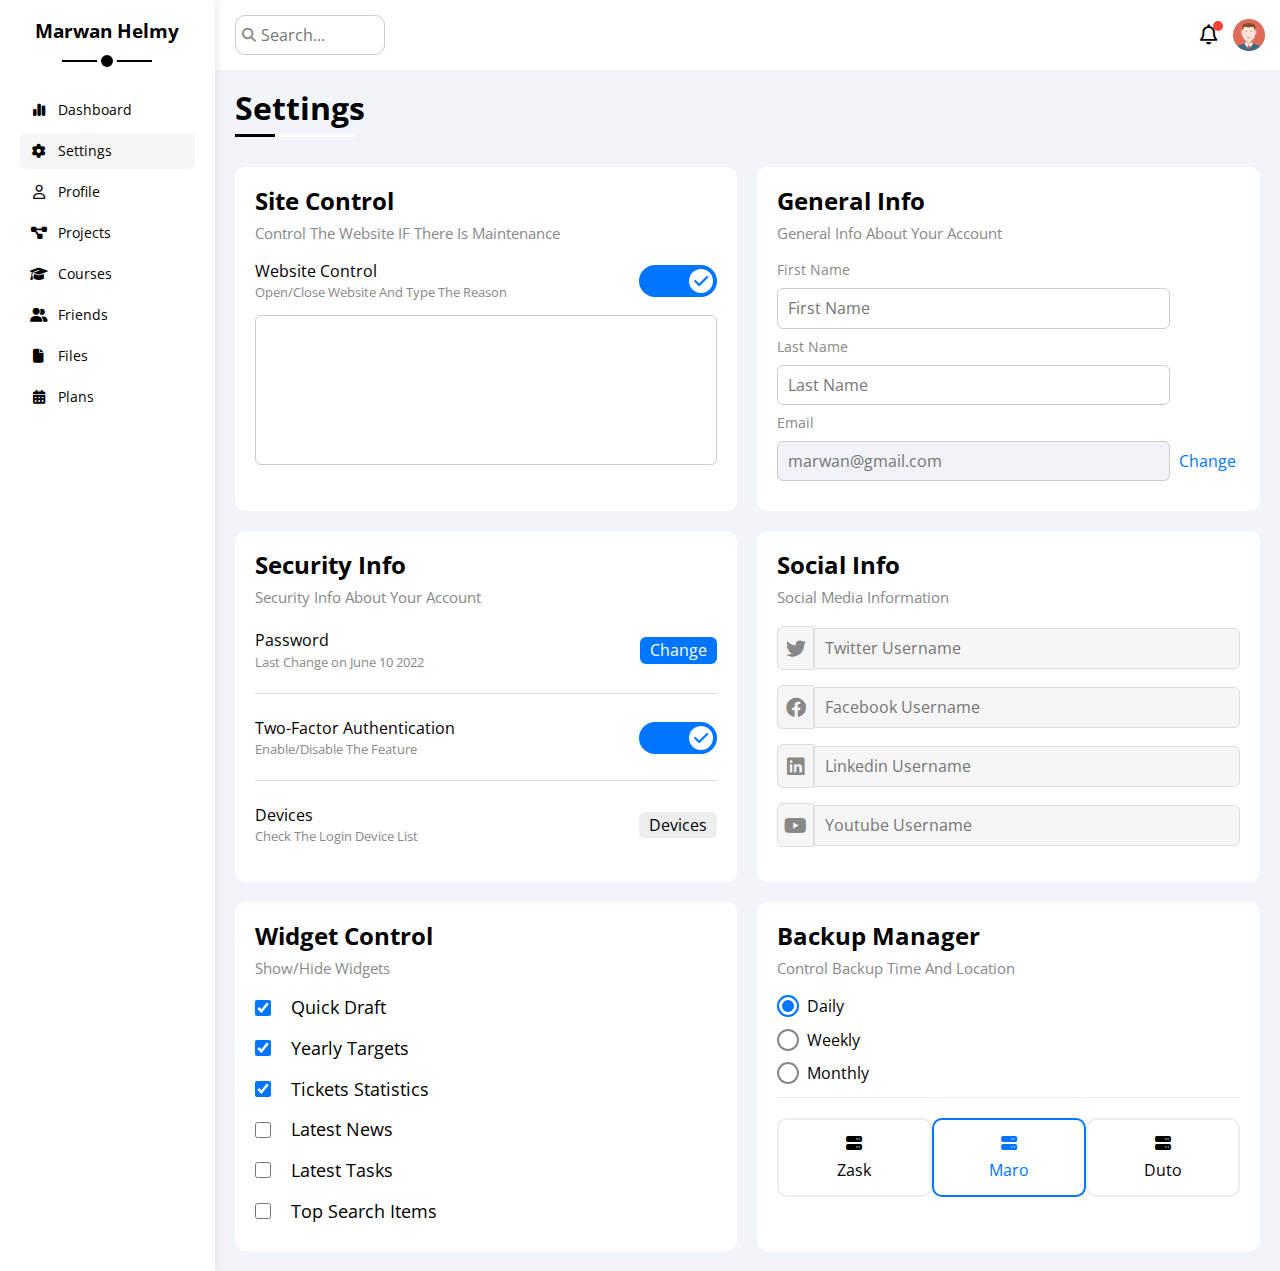
<file: settings.html>
<!DOCTYPE html>
<html lang="en">

<head>
    <meta charset="UTF-8">
    <meta http-equiv="X-UA-Compatible" content="IE=edge">
    <meta name="viewport" content="width=device-width, initial-scale=1.0">
    <link rel="stylesheet" href="./Css/master.css">
    <link rel="stylesheet" href="./Css/framework.css">
    <link rel="stylesheet" href="./Css/normalize.css">
    <link rel="stylesheet" href="./fontawesome-free-6.3.0-web/fontawesome-free-6.3.0-web/css/all.min.css">
    <link rel="preconnect" href="https://fonts.googleapis.com">
    <link rel="preconnect" href="https://fonts.gstatic.com" crossorigin>
    <link
        href="https://fonts.googleapis.com/css2?family=Open+Sans:ital,wght@0,300;0,400;0,500;0,600;0,700;0,800;1,300;1,400;1,500;1,600;1,700;1,800&display=swap"
        rel="stylesheet">
    <title>Settings</title>
</head>

<body>
    <!-- Start Sidebar -->
    <div class="page d-flex">
        <div class="sidebar bg-white p-20 p-relative">
            <h3 class="txt-c p-relative mt-0">Marwan Helmy</h3>
            <ul>
                <li>
                    <a class=" d-flex p-10 align-center c-black rad-6 fs-14" href="index.html">
                        <i class="fa-solid fa-chart-simple fa-fw"></i>
                        <span>Dashboard</span>
                    </a>
                </li>
                <li>
                    <a class="active d-flex p-10 align-center c-black rad-6 fs-14" href="settings.html">
                        <i class="fa-solid fa-gear fa-fw"></i>
                        <span>Settings</span>
                    </a>
                </li>
                <li>
                    <a class="d-flex p-10 align-center c-black rad-6 fs-14" href="profile.html">
                        <i class="fa-regular fa-user fa-fw"></i>
                        <span>Profile</span>
                    </a>
                </li>
                <li>
                    <a class="d-flex p-10 align-center c-black rad-6 fs-14" href="projects.html">
                        <i class="fa-solid fa-diagram-project fa-fw"></i>
                        <span>Projects</span>
                    </a>
                </li>
                <li>
                    <a class=" d-flex p-10 align-center c-black rad-6 fs-14" href="courses.html">
                        <i class="fa-solid fa-graduation-cap fa-fw"></i>
                        <span>Courses</span>
                    </a>
                </li>
                <li>
                    <a class=" d-flex p-10 align-center c-black rad-6 fs-14" href="friends.html">
                        <i class="fa-solid fa-user-group fa-fw"></i>
                        <span>Friends</span>
                    </a>
                </li>
                <li>
                    <a class=" d-flex p-10 align-center c-black rad-6 fs-14" href="files.html">
                        <i class="fa-solid fa-file fa-fw"></i>
                        <span>Files</span>
                    </a>
                </li>
                <li>
                    <a class=" d-flex p-10 align-center c-black rad-6 fs-14" href="plans.html">
                        <i class="fa-solid fa-calendar-days fa-fw"></i>
                        <span>Plans</span>
                    </a>
                </li>
            </ul>
        </div>
        <!-- End Sidebar -->
        <!-- Start Head -->
        <div class="content w-full">
            <div class="head bg-white p-15 between-flex">
                <div class="search p-relative"><input class="p-10 rad-10 border-1px ml-5" type="search"
                        placeholder="Search..."></div>
                <div class="icons d-flex align-center">
                    <span class="notification p-relative">
                        <i class="fa-regular fa-bell fa-lg"></i>
                    </span>
                    <img src="./Images/avatar.png" alt="">
                </div>
            </div>
            <!-- End Head -->
            <h1 class="p-relative">Settings</h1>
            <div class="settings-page m-20 d-grid gap-20">
                <!-- Start Setting Box -->
                <div class="p-20 bg-white rad-10">
                    <h2 class="mt-0 mb-10">Site Control</h2>
                    <p class="c-grey mb-20 mt-0 fs-15">Control The Website IF There Is Maintenance</p>
                    <div class="mb-15 between-flex">
                        <div>
                            <span class="">Website Control</span>
                            <p class=" c-grey mt-5 mb-0 fs-13">Open/Close Website And Type The Reason</p>
                        </div>
                        <div>
                            <label>
                                <input type="checkbox" class="toggle-checkbox" checked>
                                <div class="toggle-switch"></div>
                            </label>
                        </div>
                    </div>
                    <textarea placeholder="Close Message Content" class="close-message p-10 rad-6 d-block w-full">
                    </textarea>
                </div>
                <div class="p-20 bg-white rad-10">
                    <h2 class="mt-0 mb-10">General Info</h2>
                    <p class="c-grey mb-20 mt-0 fs-15">General Info About Your Account</p>
                    <div class="mb-10">
                        <label class="fs-14 c-grey d-block mb-10">First Name</label>
                        <input class="b-none p-10 rad-6 d-block w-full border-ccc" type="text" id="First"
                            placeholder="First Name">
                    </div>
                    <div class="mb-10">
                        <label class="fs-14 c-grey d-block mb-10">Last Name</label>
                        <input class="b-none p-10 rad-6 d-block w-full border-ccc" type="text" id="Last"
                            placeholder="Last Name">
                    </div>
                    <div class="mt-10 mb-10">
                        <label class="fs-14 c-grey d-block mb-10">Email</label>
                        <input class="b-none p-10 rad-6 d-block w-full border-ccc" type="email" id="Email"
                            placeholder="marwan@gmail.com" disabled>
                        <a class="c-blue ml-5" href="#">Change</a>
                    </div>
                </div>
                <div class="p-20 bg-white rad-10">
                    <h2 class="mt-0 mb-10"> Security Info </h2>
                    <p class="c-grey mb-20 mt-0 fs-15">Security Info About Your Account</p>
                    <div class="sec-box mb-15 mt-25 between-flex">
                        <div class="">
                            <span>Password</span>
                            <p class="c-grey mt-5 mb-0 fs-13">Last Change on June 10 2022</p>
                        </div>
                        <a href="#" class="button bg-blue c-white btn-shape"> Change</a>
                    </div>
                    <div class="sec-box mb-15 mt-25 between-flex">
                        <div class="">
                            <span>Two-Factor Authentication</span>
                            <p class="c-grey mt-5 mb-0 fs-13">Enable/Disable The Feature</p>
                        </div>
                        <label>
                            <input type="checkbox" class="toggle-checkbox" checked>
                            <div class="toggle-switch"></div>
                        </label>
                    </div>
                    <div class="sec-box mb-15 mt-25 between-flex zaz">
                        <div class=>
                            <span>Devices</span>
                            <p class="c-grey mt-5 mb-0 fs-13">Check The Login Device List</p>
                        </div>
                        <a href="#" class="bg c-black btn-shape">Devices</a>
                    </div>
                    <!-- End Setting Box -->
                </div>
                <div class="p-20 bg-white rad-10">
                    <h2 class="mt-0 mb-10">Social Info</h2>
                    <p class="c-grey mb-20 mt-0 fs-15">Social Media Information</p>
                    <div class="mb-15 d-flex align-center so-1">
                        <i class="fa-brands fa-twitter c-grey twt fa-lg"></i>
                        <input class=" p-10 rad-6 d-block w-full" type="text" placeholder="Twitter Username">
                    </div>
                    <div class="mb-15 d-flex align-center so-1">
                        <i class="fa-brands fa-facebook c-grey fb fa-lg"></i>
                        <input class=" p-10 rad-6 d-block w-full" type="text" placeholder="Facebook Username">
                    </div>
                    <div class="mb-15 d-flex align-center so-1">
                        <i class="fa-brands fa-linkedin c-grey lin fa-lg"></i>
                        <input class=" p-10 rad-6 d-block w-full" type="text" placeholder="Linkedin Username">
                    </div>
                    <div class="mb-15 d-flex align-center so-1">
                        <i class="fa-brands fa-youtube c-grey yt fa-lg"></i>
                        <input class=" p-10 rad-6 d-block w-full" type="text" placeholder="Youtube Username">
                    </div>
                </div>
                <div class="p-20 bg-white rad-10">
                    <h2 class="mt-0 mb-10">Widget Control</h2>
                    <p class="c-grey mb-20 mt-0 fs-15">Show/Hide Widgets</p>
                    <div class="widget-control">
                        <div class="d-flex align-center mt-0 mb-20 ">
                            <input type="checkbox" checked class="d-block mr-20" id="qd-1">
                            <label class="fs-15" for="qd-1">Quick Draft</label>
                        </div>
                        <div class="d-flex align-center mt-0 mb-20 ">
                            <input type="checkbox" checked class="d-block mr-20 " id="yt-1">
                            <label class="fs-15" for="yt-1">Yearly Targets</label>
                        </div>
                        <div class="d-flex align-center mt-0 mb-20 ">
                            <input type="checkbox" checked class="d-block mr-20" id="ts-1">
                            <label class="fs-15" for="ts-1">Tickets Statistics</label>
                        </div>
                        <div class="d-flex align-center mt-0 mb-20 ">
                            <input type="checkbox" class="d-block mr-20 " id="ln-1">
                            <label class="fs-15" for="ln-1">Latest News</label>
                        </div>
                        <div class="d-flex align-center mt-0 mb-20 ">
                            <input type="checkbox" class="d-block mr-20 " id="ltt-1">
                            <label class="fs-15" for="ltt-1">Latest Tasks</label>
                        </div>
                        <div class="d-flex align-center mt-0 pb-10 ">
                            <input type="checkbox" class="d-block mr-20 " id="tsi-1">
                            <label class="fs-15" for="tsi-1">Top Search Items</label>
                        </div>
                    </div>
                </div>
                <div class="backup-control p-20 bg-white rad-10">
                    <h2 class="mt-0 mb-10">Backup Manager</h2>
                    <p class="mt-0 mb-20 c-grey fs-15">Control Backup Time And Location</p>
                    <div class="date d-flex align-center mb-15">
                        <input type="radio" name="time" id="daily" checked />
                        <label for="daily">Daily</label>
                    </div>
                    <div class="date d-flex align-center mb-15">
                        <input type="radio" name="time" id="weekly" />
                        <label for="weekly">Weekly</label>
                    </div>
                    <div class="date d-flex align-center mb-15">
                        <input type="radio" name="time" id="monthly" />
                        <label for="monthly">Monthly</label>
                    </div>
                    <div class="servers d-flex align-center txt-c">
                        <input type="radio" name="servers" id="server-one" />
                        <div class="server mb-15 rad-10 w-full">
                            <label class="d-block m-15" for="server-one">
                                <i class="fa-solid fa-server d-block mb-10"></i>
                                Zask
                            </label>
                        </div>
                        <input type="radio" name="servers" id="server-two" checked />
                        <div class="server mb-15 rad-10 w-full">
                            <label class="d-block m-15" for="server-two">
                                <i class="fa-solid fa-server d-block mb-10"></i>
                                Maro
                            </label>
                        </div>
                        <input type="radio" name="servers" id="server-three" />
                        <div class="server mb-15 rad-10 w-full">
                            <label class="d-block m-15" for="server-three">
                                <i class="fa-solid fa-server d-block mb-10"></i>
                                Duto
                            </label>
                        </div>
                    </div>
                </div>
            </div>
        </div>
    </div>
    </div>
</body>

</html>
</file>
<file: Css/master.css>
@media screen and (max-width: 320px) {
  .container {
    min-width: 310px;
  }
}
/* Small */
@media (min-width: 768px) {
  .container {
    width: 750px;
  }
}
/* Medium */
@media (min-width: 992px) {
  .container {
    width: 970px;
  }
}
/* Large */
@media (min-width: 1200px) {
  .container {
    width: 1170px;
  }
}
:root {
  --blue-color: #0075ff;
  --blue-alt-color: #0d69d5;
  --orange-color: #f59e0b;
  --green-color: #22c55e;
  --red-color: #f44336;
  --grey-color: #888;
}
* {
  -moz-box-sizing: border-box;
  -webkit-box-sizing: border-box;
  box-sizing: border-box;
}
body {
  font-family: "Open Sans", "sans-serif";
  margin: 0;
}
ul {
  padding: 0;
  list-style-type: none;
}
*:focus {
  outline: none;
}
a {
  text-decoration: none;
}
.page {
  min-height: 100vh;
  background-color: #f1f5f9;
}

::-webkit-scrollbar-track {
  background-color: white;
}
::-webkit-scrollbar {
  width: 6px;
}
::-webkit-scrollbar-thumb {
  background-color: var(--blue-color);
}
::-webkit-scrollbar-thumb:hover {
  background-color: var(--blue-alt-color);
}
/* Start sidebar */
.sidebar {
  width: 250px;
  box-shadow: 0 0 10px #ddd;
}
.sidebar ul {
  list-style-type: none;
  padding: 0;
}

.sidebar ul li a {
  transition: 0.3s;
  margin-bottom: 5px;
}
.sidebar ul li a span {
  font-size: 14px;
  margin-left: 10px;
}
.sidebar > h3 {
  margin-bottom: 50px;
}
.sidebar > h3::after,
.sidebar > h3::before {
  content: "";
  background-color: black;
  transform: translateX(-50%);
  left: 50%;
  position: absolute;
}
.sidebar > h3::after {
  width: 12px;
  height: 12px;
  bottom: -29px;
  border-radius: 50%;
  border: 4px solid white;
}
.sidebar > h3::before {
  width: 90px;
  height: 2px;
  left: 50%;
  bottom: -20px;
}
.sidebar ul li a:hover,
.sidebar ul li a.active {
  background-color: #f6f6f6;
}
@media (max-width: 767px) {
  .sidebar {
    width: 70px;
    padding: 10px;
  }
  .sidebar ul li a span {
    display: none;
  }
  .sidebar > h3 {
    font-size: 11px;
    margin-bottom: 25px;
  }
  .sidebar > h3::before {
    width: 50px;
    height: 1px;
    left: 52%;
    bottom: -10px;
  }

  .sidebar > h3:after {
    width: 9px;
    height: 9px;
    border: 2px solid white;
    bottom: -16px;
    left: 52%;
  }
  .sidebar ul li a {
    padding: 8px;
    font-size: 11px;
  }
}
/* start head */
.content {
  overflow: hidden;
}
.head .search::before {
  font-family: "Font Awesome 6 Free";
  content: "\f002";
  font-weight: 600;
  position: absolute;
  left: 12px;
  top: 50%;
  transform: translateY(-50%);
  font-size: 14px;
  color: var(--grey-color);
}
.head .search input {
  width: 150px;
  padding-left: 25px;
  transition: width 0.3s;
}
.head .search input:focus {
  width: 200px;
}
.head .search input:focus::placeholder {
  opacity: 0;
}
.head .icons .notification::before {
  content: "";
  position: absolute;
  width: 10px;
  height: 10px;
  background-color: var(--red-color);
  border-radius: 50%;
  right: -5px;
  top: -5px;
}
.head .icons img {
  width: 32px;
  height: 32px;
  margin-left: 15px;
}
/* end head */
.page h1 {
  margin: 20px 20px 40px;
}
.page h1::before,
h1::after {
  content: "";
  height: 3px;
  position: absolute;
  bottom: -10px;
  left: 0px;
}
.page h1::before {
  background-color: white;
  width: 120px;
}
.page h1::after {
  background-color: black;
  width: 40px;
}
.wrapper {
  grid-template-columns: repeat(auto-fill, minmax(450px, 1fr));
  margin-left: 20px;
  margin-right: 20px;
}
@media (max-width: 767px) {
  .wrapper {
    grid-template-columns: minmax(200px, 1fr);
    margin-left: 10px;
    margin-right: 10px;
    gap: 10px;
  }
}
.welcome {
  overflow: hidden;
}
.welcome .intro img {
  width: 170px;
  margin-bottom: -15px;
}
.welcome .body {
  border-top: 1px solid #eee;
  border-bottom: 1px solid #eee;
}
.welcome .body > div {
  flex: 1;
}
.welcome .visit {
  margin: 0 15px 15px auto;
  transition: 0.3s;
}
.welcome .visit:hover {
  background-color: var(--blue-alt-color);
}
.welcome .avatar2 {
  width: 64px;
  height: 64px;
  border: 2px solid white;
  border-radius: 50%;
  padding: 2px;
  box-shadow: 0 0 5px #ddd;
  margin-left: 20px;
  margin-top: -32px;
}
@media (max-width: 767px) {
  .welcome .avatar2 {
    margin-left: -10px;
    margin-top: -25px;
    margin-bottom: -15px;
    width: 55px;
    height: 55px;
  }
  span.d-block.c-grey.fs-14.mt-10 {
    margin-top: 5px;
  }
  .welcome .intro img {
    width: 110px;
  }
}
.quick-draft textarea {
  resize: none;
  min-height: 180px;
}
.quick-draft .save {
  margin-left: auto;
  transition: 0.3s;
  cursor: pointer;
}
.quick-draft .save:hover {
  background-color: var(--blue-alt-color);
}
.targets .target-row .icon {
  width: 80px;
  height: 80px;
  margin-right: 15px;
}
.targets .details {
  flex: 1;
}
.targets .details .progress {
  height: 4px;
}
.targets .details .progress > span {
  position: absolute;
  left: 0;
  top: 0;
  height: 100%;
}
.targets .details .progress > span span {
  position: absolute;
  bottom: 16px;
  right: -16px;
  color: white;
  padding: 2px 5px;
  border-radius: 6px;
  font-size: 13px;
}
.targets .details .progress > span span::after {
  content: "";
  border-color: transparent;
  border-width: 5px;
  border-style: solid;
  position: absolute;
  bottom: -10px;
  left: 50%;
  transform: translateX(-50%);
}
.targets .details .progress > .blue span::after {
  border-top-color: var(--blue-color);
}
.targets .details .progress > .orange span::after {
  border-top-color: var(--orange-color);
}
.targets .details .progress > .green span::after {
  border-top-color: var(--green-color);
}
.blue .icon,
.blue .progress {
  background-color: rgb(0 117 255 / 20%);
  border-radius: 10px;
}
.orange .icon,
.orange .progress {
  background-color: rgb(245 158 11 / 20%);
  border-radius: 10px;
}
.green .icon,
.green .progress {
  background-color: rgb(34 197 94 / 20%);
  border-radius: 10px;
}
/* End Targets */
/* Start Tickets */
.tickets .box {
  border: 1px solid #ccc;
  width: calc(50% - 10px);
}
@media (max-width: 767px) {
  .tickets .box {
    width: 100%;
  }
}

.latest-news .news-row:not(:last-of-type) {
  margin-bottom: 20px;
  border-bottom: 1px solid #eee;
  padding-bottom: 20px;
}
.latest-news img {
  width: 100px;
  border-radius: 6px;
  margin-right: 15px;
}
.latest-news .info {
  flex-grow: 1;
}
.latest-news .info h3 {
  margin: 0 0 6px;
  font-size: 16px;
}
@media (max-width: 767px) {
  .latest-news .news-row {
    display: block;
  }
  .latest-news .news-row .label {
    margin: 10px auto;
    width: fit-content;
  }
  .latest-news .news-row img {
    margin-right: 0px;
  }
}
.latest-tasks .task-row:not(:last-of-type) {
  margin-bottom: 20px;
  border-bottom: 1px solid #eee;
  padding-bottom: 20px;
}
.latest-tasks .info {
  flex-grow: 1;
}
.latest-tasks .done .info {
  text-decoration: line-through;
}
.latest-tasks .done {
  opacity: 0.5;
}
.latest-tasks .delete {
  cursor: pointer;
  transition: 0.3s;
}
.latest-tasks .delete:hover {
  color: var(--red-color);
}
.latest-uploads ul li:not(:last-child) {
  border-bottom: 1px solid #eee;
}
.latest-uploads ul li img {
  width: 40px;
  height: 40px;
}
.last-project ul::before {
  content: "";
  position: absolute;
  left: 11px;
  width: 2px;
  height: 100%;
  background-color: var(--blue-color);
}
.last-project ul li::before {
  content: "";
  width: 20px;
  height: 20px;
  display: block;
  background-color: white;
  border-radius: 50%;
  border: 2px solid white;
  outline: 2px solid var(--blue-color);
  margin-right: 15px;
  z-index: 1;
}
.last-project ul li.done::before {
  content: "";
  background-color: var(--blue-alt-color);
}
.last-project ul li.current::before {
  content: "";
  animation: change-color 1s infinite alternate;
}
.last-project .launch-icon {
  position: absolute;
  bottom: 0;
  right: 0;
  opacity: 0.3;
  width: 160px;
}
@keyframes change-color {
  from {
    background-color: var(--blue-color);
  }
  to {
    background-color: white;
  }
}
.reminders .reminders-items {
  flex-grow: 1;
}
.reminders .reminders-items .i-1 {
  border-left: 2px solid var(--blue-color);
}
.reminders .reminders-items .i-2 {
  border-left: 2px solid var(--orange-color);
}
.reminders .reminders-items .i-3 {
  border-left: 2px solid var(--green-color);
}
.reminders .reminders-items .i-4 {
  border-left: 2px solid var(--red-color);
}
.latest-post .latest-post-items img {
  width: 40px;
}
.latest-post .latest-post-items hr {
  opacity: 0.5;
  width: 100%;
}
.social-media .box {
  padding-left: 70px;
}
.social-media .box i {
  position: absolute;
  left: 0;
  top: 0;
  width: 52px;
  transition: 0.3s;
}
.social-media .box i:hover {
  transform: rotate(5deg);
}
.social-media .twitter {
  background-color: rgb(29 161 242 / 20%);
  color: #1da1f2;
}
.social-media .twitter i,
.social-media .twitter a {
  background-color: #1da1f2;
}
.social-media .facebook {
  background-color: rgb(24 119 242 / 20%);
  color: #1da1f2;
}
.social-media .facebook i,
.social-media .facebook a {
  background-color: #1877f2;
}
.social-media .youtube {
  background-color: rgb(255 0 0 / 20%);
  color: #ff0000;
}
.social-media .youtube i,
.social-media .youtube a {
  background-color: #ff0000;
}
.social-media .linkedin {
  background-color: rgb(0 119 181 / 20%);
  color: #0077b5;
}
.social-media .linkedin i,
.social-media .linkedin a {
  background-color: #0077b5;
}
.social-media .box i {
  display: flex;
  justify-content: center;
  align-items: center;
}
.latest-post p {
  font-size: 18px;
  margin: 30px 0;
}
.projects table img {
  width: 32px;
  height: 32px;
  border-radius: 50%;
  padding: 2px;
  background-color: white;
}
.projects .responsive-table {
  overflow-x: auto;
}
.projects table {
  min-width: 1000px;
  border-spacing: 0;
}
.projects thead td {
  background-color: #eee;
  font-weight: bold;
}
.projects table td {
  padding: 15px;
}
.projects tbody td {
  border-left: 1px solid #eee;
  border-bottom: 1px solid #eee;
  transition: 0.3s;
}
.projects tbody tr:hover td {
  background-color: #faf7f7;
}
.projects table tbody td:last-child {
  border-right: 1px solid #eee;
}
.projects table img:not(:first-child) {
  margin-left: -20px;
}
/* End Dashboard Page */
/* Start Toggle Switch */
.toggle-checkbox {
  -webkit-appearance: none;
  appearance: none;
  display: none;
}
.toggle-switch {
  background-color: #eee;
  width: 78px;
  height: 32px;
  border-radius: 16px;
  transition: 0.3s;
  cursor: pointer;
  position: relative;
}
.toggle-switch::before {
  font-family: var(--fa-style-family, "Font Awesome 6 Free");
  font-weight: 900;
  width: 24px;
  height: 24px;
  border-radius: 50%;
  background-color: white;
  position: absolute;
  top: 4px;
  left: 4px;
  display: flex;
  justify-content: center;
  align-items: center;
  color: #aaa;
  transition: 0.3s;
  content: "";
}
.toggle-checkbox:checked + .toggle-switch {
  background-color: var(--blue-color);
}
.toggle-checkbox:checked + .toggle-switch::before {
  content: "\f00c";
  left: 50px;
  color: var(--blue-color);
}
/* End Toggle Switch */
/* Start Setting Page */
.settings-page {
  grid-template-columns: repeat(auto-fill, minmax(500px, 1fr));
}
@media (max-width: 767px) {
  .settings-page {
    grid-template-columns: minmax(100px, 1fr);
    margin-left: 10px;
    margin-right: 10px;
    gap: 10px;
  }
}
.settings-page .close-message {
  border: 1px solid #ccc;
  resize: none;
  min-height: 150px;
}
.settings-page #Email {
  display: inline-flex;
}
.settings-page #Email,
#First,
#Last {
  width: calc(100% - 70px);
}
.sec-box:not(:last-child) {
  border-bottom: 1px solid #ddd;
  padding-bottom: 23px;
}
.sec-box:hover .button {
  transition: 0.3s;
  background-color: var(--blue-alt-color);
}
.settings-page #Email {
  cursor: no-drop;
  background-color: #f0f4f8;
  color: #bbb;
}
.so-1 i {
  display: flex;
  align-items: center;
  justify-content: center;
  width: 40px;
  height: 44px;
  border: 1px solid #ddd;
  border-radius: 6px 0 0 6px;
  background-color: #f6f6f6;
  transition: 0.3s;
}
.so-1 input {
  border-left: none;
  border-radius: 0 6px 6px 0;
  background-color: #f6f6f6;
  border: 1px solid #ddd;
  transition: 0.3s;
}
.so-1:focus-within .fb {
  color: rgb(59, 89, 152);
}
.so-1:focus-within .yt {
  color: rgb(204, 24, 30);
}
.so-1:focus-within .twt {
  color: rgb(85, 172, 238);
}
.so-1:focus-within .lin {
  color: rgb(0, 119, 181);
}
.widget-control input {
  width: 16px;
  height: 16px;
}
.widget-control label {
  font-size: 18px;
  cursor: pointer;
}
.backup-control input[type="radio"] {
  appearance: none;
}
.backup-control .date label {
  padding-left: 30px;
  cursor: pointer;
  position: relative;
}
.backup-control .date label::before {
  content: "";
  position: absolute;
  top: 50%;
  left: 0;
  margin-top: -11px;
  width: 18px;
  height: 18px;
  border: 2px solid var(--grey-color);
  border-radius: 50%;
}
.backup-control .date label::after {
  content: "";
  position: absolute;
  left: 5px;
  top: 3px;
  width: 12px;
  height: 12px;
  background: var(--blue-color);
  border-radius: 50%;
  transition: 0.3s;
  transform: scale(0);
}
.backup-control .date input[type="radio"]:checked + label::before {
  border-color: var(--blue-color);
}
.backup-control .date input[type="radio"]:checked + label::after {
  transform: scale(1);
}
.backup-control .servers {
  border-top: 1px solid #eee;
  padding-top: 20px;
}
@media (max-width: 767px) {
  .backup-control .servers {
    flex-wrap: wrap;
  }
}
.backup-control .servers .server {
  border: 2px solid #eee;
  position: relative;
}
.backup-control .servers .server label {
  cursor: pointer;
}
.backup-control .servers input[type="radio"]:checked + .server {
  border-color: var(--blue-color);
  color: var(--blue-color);
}
.servers .server i {
  display: block;
}
/* End Setting Page */
/* Start Profile Page */
.profile-page .avatar-box {
  width: 300px;
}
@media (max-width: 767px) {
  .profile-page .overview {
    flex-direction: column;
  }
}
@media (min-width: 768px) {
  .profile-page .avatar-box {
    border-right: 1px solid #eee;
  }
}
.profile-page .avatar-box > img {
  width: 120px;
  height: 120px;
}
.profile-page .avatar-box .level {
  height: 5px;
  overflow: hidden;
  margin: auto;
  width: 70%;
}
.profile-page .avatar-box .level span {
  position: absolute;
  top: 0;
  left: 0;
  height: 100%;
  background-color: var(--blue-color);
  border-radius: 6px;
}
.profile-page .info-box .box {
  flex-wrap: wrap;
  border-bottom: 1px solid #eee;
  transition: 0.3s;
}
.profile-page .info-box .box:hover {
  background-color: #f9f9f9;
}
.profile-page .info-box .box > div {
  min-width: 200px;
}
.profile-page .info-box .box h4 {
  font-weight: normal;
}
.profile-page .info-box .toggle-switch {
  height: 20px;
}
@media (max-width: 767px) {
  .profile-page .info-box .toggle-switch {
    margin: auto;
  }
}
.profile-page .info-box .toggle-switch::before {
  width: 12px;
  height: 12px;
  font-size: 8px;
}
.profile-page .info-box .toggle-checkbox:checked + .toggle-switch::before {
  left: 62px;
}
@media (max-width: 767px) {
  .profile-page .other-data {
    flex-direction: column;
  }
}
.profile-page .skills-card {
  flex-grow: 1;
}
.profile-page .skills-card ul li {
  padding: 15px 0;
}
.profile-page .skills-card ul li:not(:last-child) {
  border-bottom: 1px solid #eee;
}
.profile-page .skills-card ul li span {
  display: inline-flex;
  padding: 4px 10px;
  background-color: #eee;
  border-radius: 6px;
  font-size: 14px;
}
.profile-page .skills-card ul li span:not(:last-child) {
  margin-right: 5px;
}
.profile-page .activities {
  flex-grow: 2;
}
.profile-page .activity:not(:last-of-type) {
  border-bottom: 1px solid #eee;
  padding-bottom: 20px;
  margin-bottom: 20px;
}
.profile-page .activity img {
  width: 64px;
  height: 64px;
  border-radius: 50%;
  margin-right: 10px;
}
@media (min-width: 768px) {
  .profile-page .activity .date {
    margin-left: auto;
    text-align: right;
  }
}
@media (max-width: 767px) {
  .profile-page .activity {
    flex-direction: column;
  }
  .profile-page .activity img {
    margin-right: 0px;
    margin-bottom: 15px;
  }
  .profile-page .activity .date {
    margin-top: 15px;
  }
}
@media (max-width: 767px) {
  .overview .info-box .fs-14 {
    width: 100%;
  }
}
/* End Profile Page */
/* Start Projects Page */
.project-page {
  grid-template-columns: repeat(auto-fill, minmax(400px, 1fr));
}
.project-avatar img {
  width: 40px;
  height: 40px;
  border-radius: 50%;
  border: 2px solid white;
}
.project-avatar img:not(:first-child) {
  margin-left: -20px;
}

.project-card > span {
  position: absolute;
  top: 10px;
  right: 10px;
}
.project-card hr {
  opacity: 0.1;
  margin: 15px 0;
}
.project-tag {
  flex-direction: row-reverse;
}
.project-tag span {
  margin-left: 5px;
}
.project-avatar img:hover {
  border: none;
  margin-right: 10px;
}
.pro-1 {
  height: 8px;
  width: 260px;
  position: relative;
  border-radius: 6px;
}
.pro-1 span {
  position: absolute;
  left: 0;
  top: 0;
  height: 100%;
  border-radius: 6px;
}
@media (max-width: 767px) {
  .project-page {
    gap: 10px !important;
    margin: 10px !important;
    grid-template-columns: minmax(200px, 1fr);
  }
  .project-tag {
    flex-wrap: wrap;
    justify-content: center;
  }
  .project-tag span {
    margin: 3px 3px;
  }
  .project-card .pro-1 {
    width: 160px;
    height: 6px;
  }
  .project-card i {
    font-size: 13px;
  }
}
/* End Project Page */
/* Start Courses Page */
.courses-page .course-card {
  overflow: hidden;
}
.courses-page {
  grid-template-columns: repeat(auto-fill, minmax(300px, 1fr));
}
.courses-page .course-card .instructor {
  position: absolute;
  top: 30px;
  left: 20px;
  width: 50px;
  height: 50px;
  z-index: 1;
  border-radius: 50%;
  border: 2px solid white;
}
.courses-page .course-card .cover {
  width: 100%;
}
.courses-page .course-card .course-text {
  border-bottom: 2px solid #eee;
}
.courses-page .course-card .course-info span {
  position: absolute;
  bottom: 44%;
  left: 50%;
  transform: translate(-50%, -50%);
  cursor: pointer;
  font-size: 14px;
}
.courses-page .course-card p {
  line-height: 1.6;
}
/* End Courses Page */
/* Start Friends Page */
.firends-page {
  overflow: hidden;
}
.friends-page {
  grid-template-columns: repeat(auto-fill, minmax(300px, 1fr));
}
.friends-page .friends-card .img-friend {
  display: flex;
  justify-content: center;
  align-items: center;
}
.friends-page .friends-card .img-friend img {
  width: 90px;
  height: 90px;
  border-radius: 50%;
}
.friends-page .friends-card .hed-ln .i-1 {
  position: absolute;
  top: 15px;
  left: 20px;
  background-color: #eee;
  border-radius: 50%;
  padding: 10px;
  transition: 0.3s;
}
.friends-page .friends-card .hed-ln .i-2 {
  position: absolute;
  left: 60px;
  top: 15px;
  background-color: #eee;
  border-radius: 50%;
  padding: 10px;
  transition: 0.3s;
}
.friends-page .friends-card .hed-ln i:hover {
  background-color: var(--blue-color);
  color: white;
}
.friends-page hr {
  opacity: 0.1;
  width: 90%;
}
/* End Friends Page */
/* Start Files */
.files-page {
  flex-direction: row-reverse;
  align-items: flex-start;
}
@media (max-width: 767px) {
  .files-page {
    flex-direction: column;
    align-items: normal;
  }
}
.files-page .files-stats {
  min-width: 260px;
}
.files-page .files-stats .icon {
  width: 40px;
  height: 40px;
  margin-right: 10px;
  display: flex !important;
  justify-content: center !important;
  align-items: center !important;
}
.files-page .files-stats .size {
  margin-left: auto;
}
.files-page .files-stats .blue {
  background-color: rgb(0 117 255 / 20%);
}
.files-page .files-stats .green {
  background-color: rgb(34 197 94 / 20%);
}
.files-page .files-stats .red {
  background-color: rgb(244 67 54 / 20%);
}
.files-page .files-stats .orange {
  background-color: rgb(245 158 11 / 20%);
}
.files-page .files-stats .upload {
  margin: 15px auto 0;
  padding: 10px 15px;
  transition: 0.3s;
}
.files-page .files-stats .upload:hover {
  background-color: var(--blue-alt-color);
}
.files-page .files-stats .upload:hover i {
  animation: go-up 0.8s infinite;
}
.files-page .files-content {
  flex: 1;
  grid-template-columns: repeat(auto-fill, minmax(200px, 1fr));
}
.files-page .files-content img {
  width: 64px;
  height: 64px;
  transition: 0.3s;
}
.files-page .files-content .file:hover img {
  transform: rotate(5deg);
}
.files-page .files-content .info {
  border-top: 1px solid #eee;
}
/* End Files Page */
/* Start Plans Page */
.plans-page {
  grid-template-columns: repeat(auto-fill, minmax(450px, 1fr));
}
@media (max-width: 767px) {
  .plans-page {
    grid-template-columns: minmax(250px, 1fr);
    margin-left: 10px;
    margin-right: 10px;
    gap: 10px;
  }
}
.plans-page .plan .top {
  border: 3px solid white;
  outline: 3px solid transparent;
}
.plans-page .plan.green .top {
  outline-color: var(--green-color);
}
.plans-page .plan.blue .top {
  outline-color: var(--blue-color);
}
.plans-page .plan.orange .top {
  outline-color: var(--orange-color);
}
.plans-page .plan .price {
  position: relative;
  font-size: 40px;
  width: fit-content;
  margin: auto;
}
.plans-page .plan .price span {
  position: absolute;
  left: -20px;
  top: 0;
  font-size: 25px;
}
.plans-page .plan ul li {
  padding: 15px 0;
  display: flex;
  align-items: center;
  font-size: 15px;
  border-bottom: 1px solid #eee;
}
.plans-page .plan ul li .yes {
  color: var(--green-color);
}
.plans-page .plan ul li i:not(.yes, .help) {
  color: var(--red-color);
}
.plans-page .plan ul li i:first-child {
  font-size: 18px;
  margin-right: 5px;
}
.plans-page .plan ul li .help {
  color: var(--grey-color);
  margin-left: auto;
  cursor: pointer;
}
</file>
<file: Css/framework.css>
:root {
  --blue-color: #0075ff;
  --blue-alt-color: #0d69d5;
  --orange-color: #f59e0b;
  --green-color: #22c55e;
  --red-color: #f44336;
  --grey-color: #888;
}
/* Padding */
.p-20 {
  padding: 20px;
}
.pt-20 {
  padding-top: 20px;
}
.pr-20 {
  padding-right: 20px;
}
.pb-20 {
  padding-bottom: 20px;
}
.pl-20 {
  padding-left: 20px;
}
.p-15 {
  padding: 15px;
}
.pt-15 {
  padding-top: 15px;
}
.pr-15 {
  padding-right: 15px;
}
.pb-15 {
  padding-bottom: 15px;
}
.pl-15 {
  padding-left: 15px;
}
.p-10 {
  padding: 10px;
}
.pt-10 {
  padding-top: 10px;
}
.pr-10 {
  padding-right: 10px;
}
.pb-10 {
  padding-bottom: 10px;
}
.pl-10 {
  padding-left: 10px;
}
/* Margin */
.m-20 {
  margin: 20px;
}
.mt-20 {
  margin-top: 20px;
}
.mr-20 {
  margin-right: 20px;
}
.mb-20 {
  margin-bottom: 20px;
}
.ml-20 {
  margin-left: 20px;
}
.m-25 {
  margin: 25px;
}
.mt-25 {
  margin-top: 25px;
}
.mr-25 {
  margin-right: 25px;
}
.mb-25 {
  margin-bottom: 25px;
}
.ml-25 {
  margin-left: 25px;
}
.m-15 {
  margin: 15px;
}
.mt-15 {
  margin-top: 15px;
}
.mr-15 {
  margin-right: 15px;
}
.mb-15 {
  margin-bottom: 15px;
}
.ml-15 {
  margin-left: 15px;
}
.m-10 {
  margin: 10px;
}
.mt-10 {
  margin-top: 10px;
}
.mr-10 {
  margin-right: 10px;
}
.mb-10 {
  margin-bottom: 10px;
}
.ml-10 {
  margin-left: 10px;
}
.m-0 {
  margin: 0px;
}
.mt-0 {
  margin-top: 0px;
}
.mr-0 {
  margin-right: 0px;
}
.mb-0 {
  margin-bottom: 0px;
}
.ml-0 {
  margin-left: 0px;
}
.m-5 {
  margin: 5px;
}
.mt-5 {
  margin-top: 5px;
}
.mr-5 {
  margin-right: 5px;
}
.mb-5 {
  margin-bottom: 5px;
}
.ml-5 {
  margin-left: 5px;
}

/* Background + Position + display + color + border rad */
.bg {
  background-color: #eee;
}
.p-relative {
  position: relative;
}
.p-absolute {
  position: absolute;
}
.bg-white {
  background-color: white;
}
.d-flex {
  display: flex;
}
.align-center {
  align-items: center;
}
.d-block {
  display: block;
}
.c-black {
  color: black;
}
.txt-c {
  text-align: center;
}
.rad-6 {
  border-radius: 6px;
}
.rad-10 {
  border-radius: 10px;
}
.border-1px {
  border: 1px solid #ccc;
}
/* font-size */
.fs-14 {
  font-size: 14px;
}
.fs-18 {
  font-size: 18px;
}
.fs-24 {
  font-size: 24px;
}
.w-full {
  width: 100%;
}
.space-between {
  justify-content: space-between;
}
.space-around {
  justify-content: space-around;
}
.space-evenly {
  justify-content: space-evenly;
}
.flex-center {
  display: flex;
  justify-content: center;
  align-items: center;
}
.between-flex {
  display: flex;
  justify-content: space-between;
  align-items: center;
}
.d-grid {
  display: grid;
}
.gap-20 {
  gap: 20px;
}

@media (max-width: 767px) {
  .txt-c-mobile {
    text-align: center;
  }
  .d-block-mobile {
    display: block;
  }
}
.c-grey {
  color: var(--grey-color);
}
.bg-blue {
  background-color: var(--blue-color);
}
.c-white {
  color: white;
}
.c-blue {
  color: var(--blue-color);
}
.w-fit {
  width: min-content;
}
.btn-shape {
  padding: 4px 10px;
  border-radius: 6px;
}
.border-none {
  border: none;
}
.fw-bold {
  font-weight: bold;
}
.c-orange {
  color: var(--orange-color);
}
.c-green {
  color: var(--green-color);
}
.c-red {
  color: var(--red-color);
}
.bg-green {
  background-color: var(--green-color);
}
.bg-orange {
  background-color: var(--orange-color);
}
.bg-red {
  background-color: var(--red-color);
}
.f-wrap {
  flex-wrap: wrap;
}
.fs-13 {
  font-size: 13px;
}
.fs-15 {
  font-size: 15px;
}
.fs-25 {
  font-size: 25px;
}
.op-half {
  opacity: 0.3;
}
.h-full {
  height: 100%;
}
.b-none {
  border: none;
}
.border-ccc {
  border: 1px solid #ccc;
}
.rad-half {
  border-radius: 50%;
}
.c-po {
  cursor: pointer;
}
.border-eee {
  border: 1px solid #eee;
}
/* <label>
          <input type="checkbox" class="toggle-checkbox" checked>
           <div class="toggle-switch"></div>
    </label>
     */
</file>
